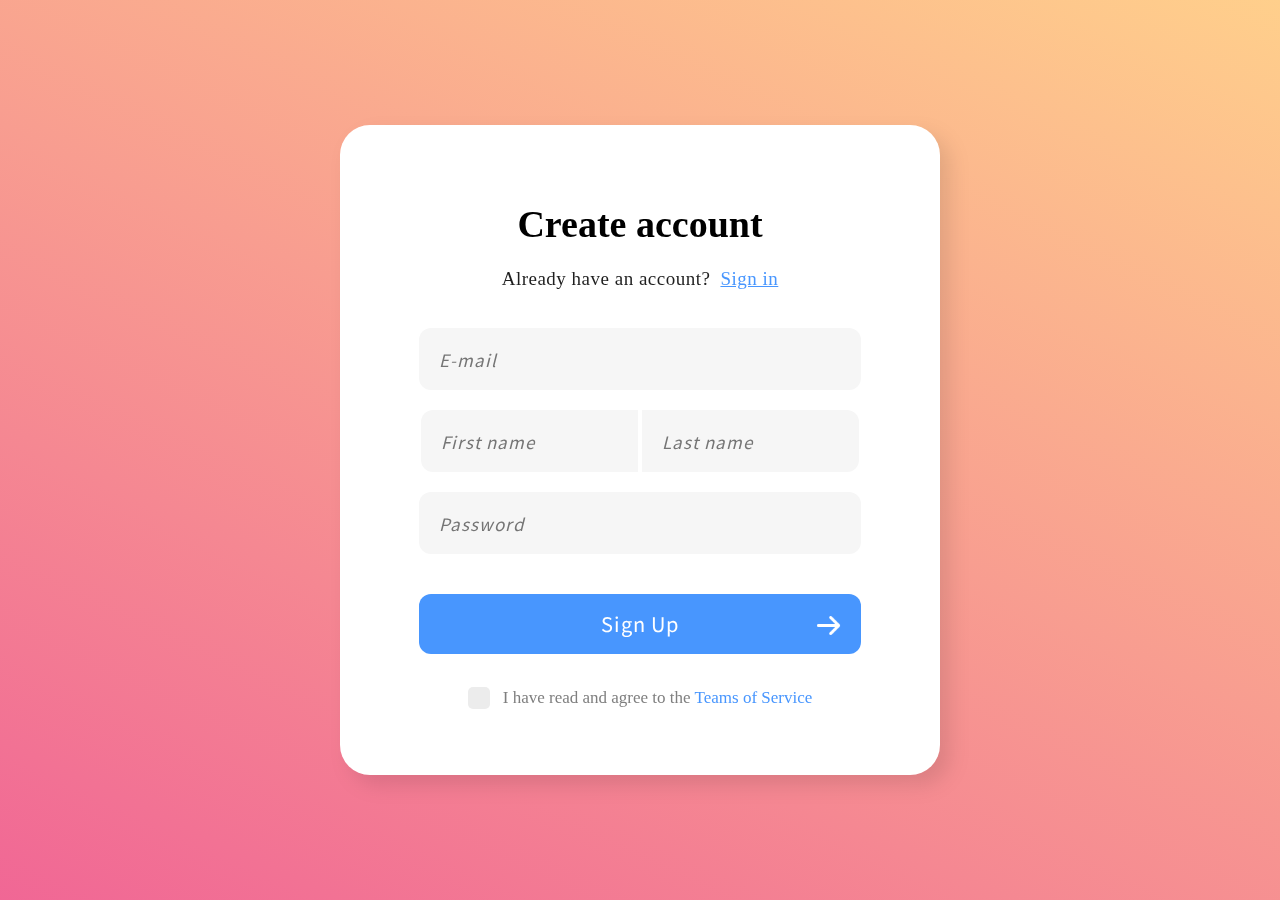
<file: index.html>
<!DOCTYPE html>
<html lang="ja">

<head>
    <meta charset="UTF-8">
    <meta name="viewport" content="width=device-width, initial-scale=1.0">
    <link rel="stylesheet" href="https://fonts.googleapis.com/css2?family=Noto+Sans+JP:wght@400;700&display=swap">
    <base href="{{site.github.url}}">
    <link rel="stylesheet" href="css/reset.css">
    <link rel="stylesheet" href="css/index.css">
    <link rel="icon" href="img/favicon.ico" />
    <title>Sign Up Form | CSS講座</title>
</head>

<body>
    <form class="container" action="/" method="post">
        <h1 class="title">Create account</h1>
        <p class="signin"><span>Already have an account?</span><a href="/">Sign in</a></p>
        <input class="email" type="email" name="email" maxlength="40" placeholder="E-mail" required>
        <div class="name_container">
            <input class="first_name" type="text" name="first_name" maxlength="15" placeholder="First name" required>
            <input class="last_name" type="text" name="last_name" maxlength="15" placeholder="Last name" required>
        </div>
        <input class="password" type="password" name="password" maxlength="20" placeholder="Password" required>
        <button class="submit_btn" type="submit">
            <span>Sign Up</span>
            <picture>
                <source srcset="img/arrow-right.webp" type="image/webp" />
                <img class="submit_btn_img" src="img/arrow-right.png" alt="SignUp" />
            </picture>
        </button>
        <div class="checkbox_container">
            <input id="agreement" type="checkbox" name="agreement" value="agree" required>
            <label for="agreement">
                I have read and agree to the <a href="/">Teams of Service</a>
            </label>
        </div>
    </form>
</body>

</html>
</file>
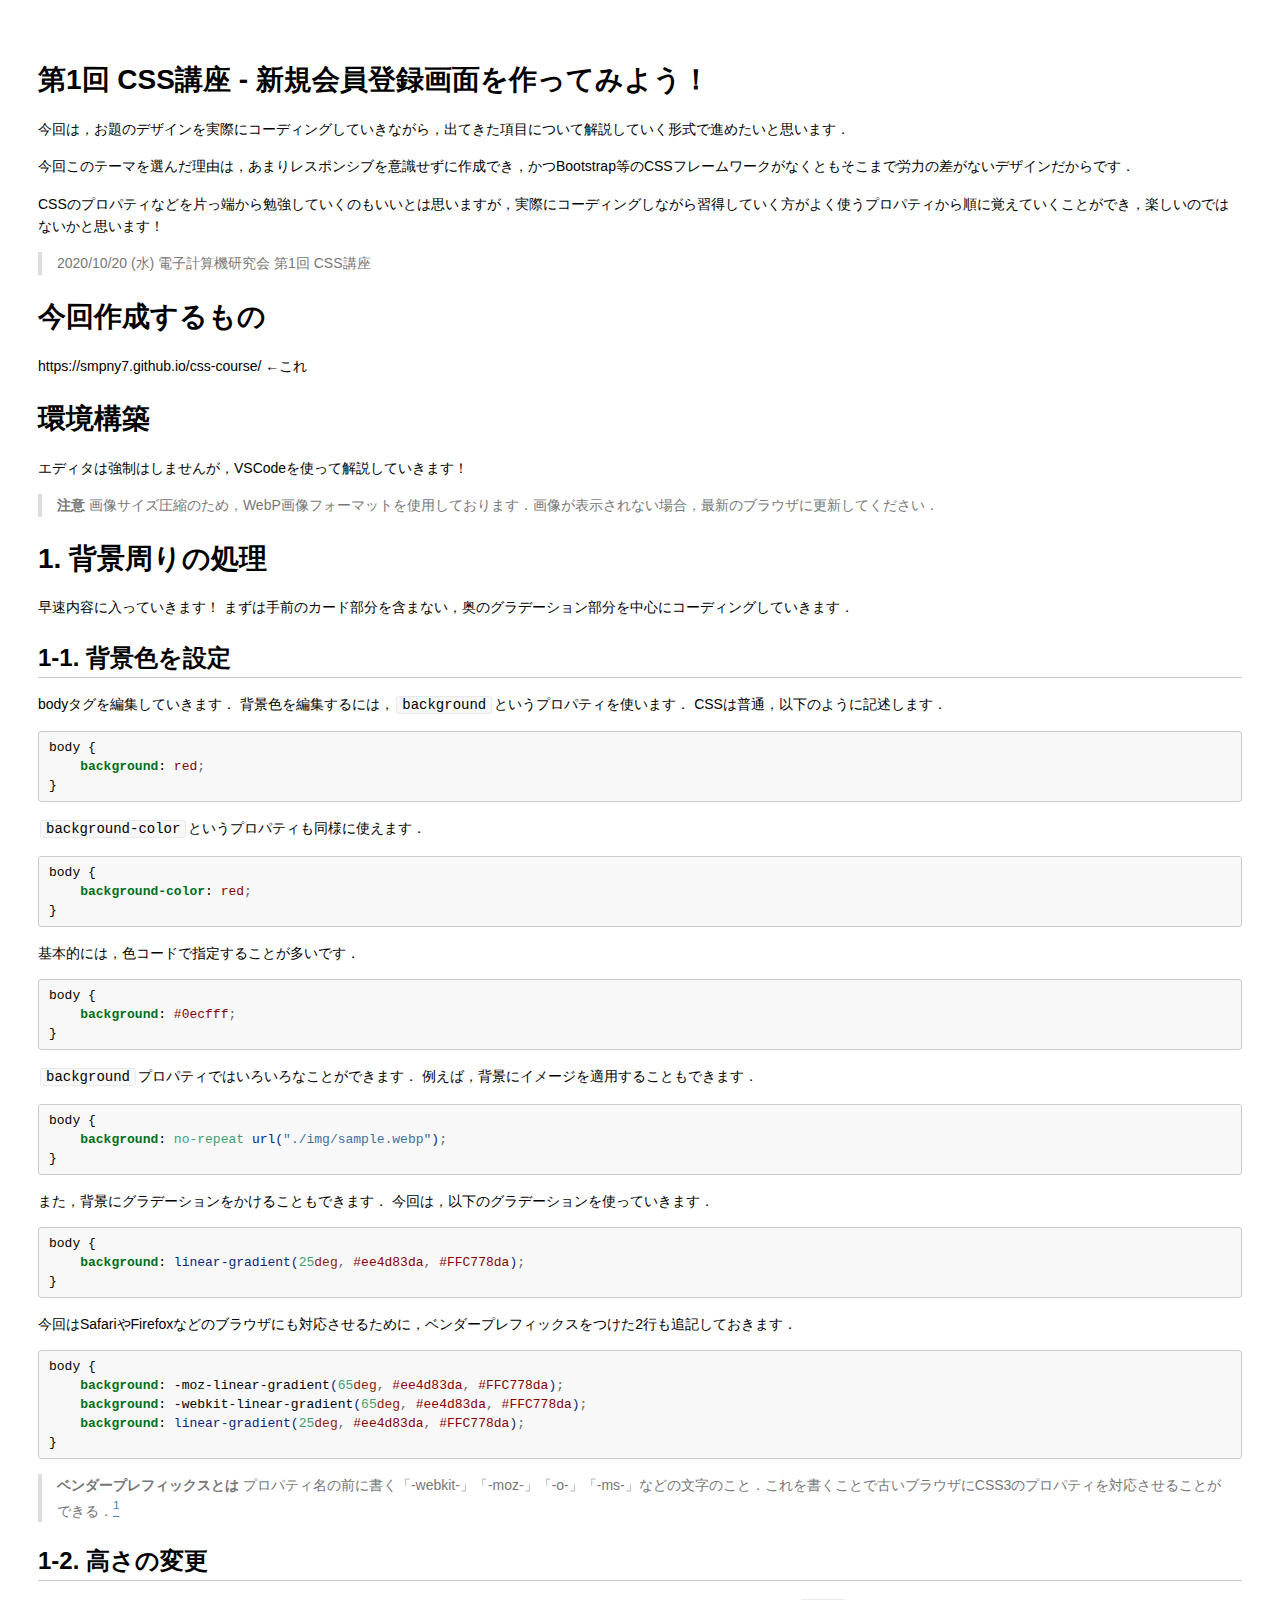
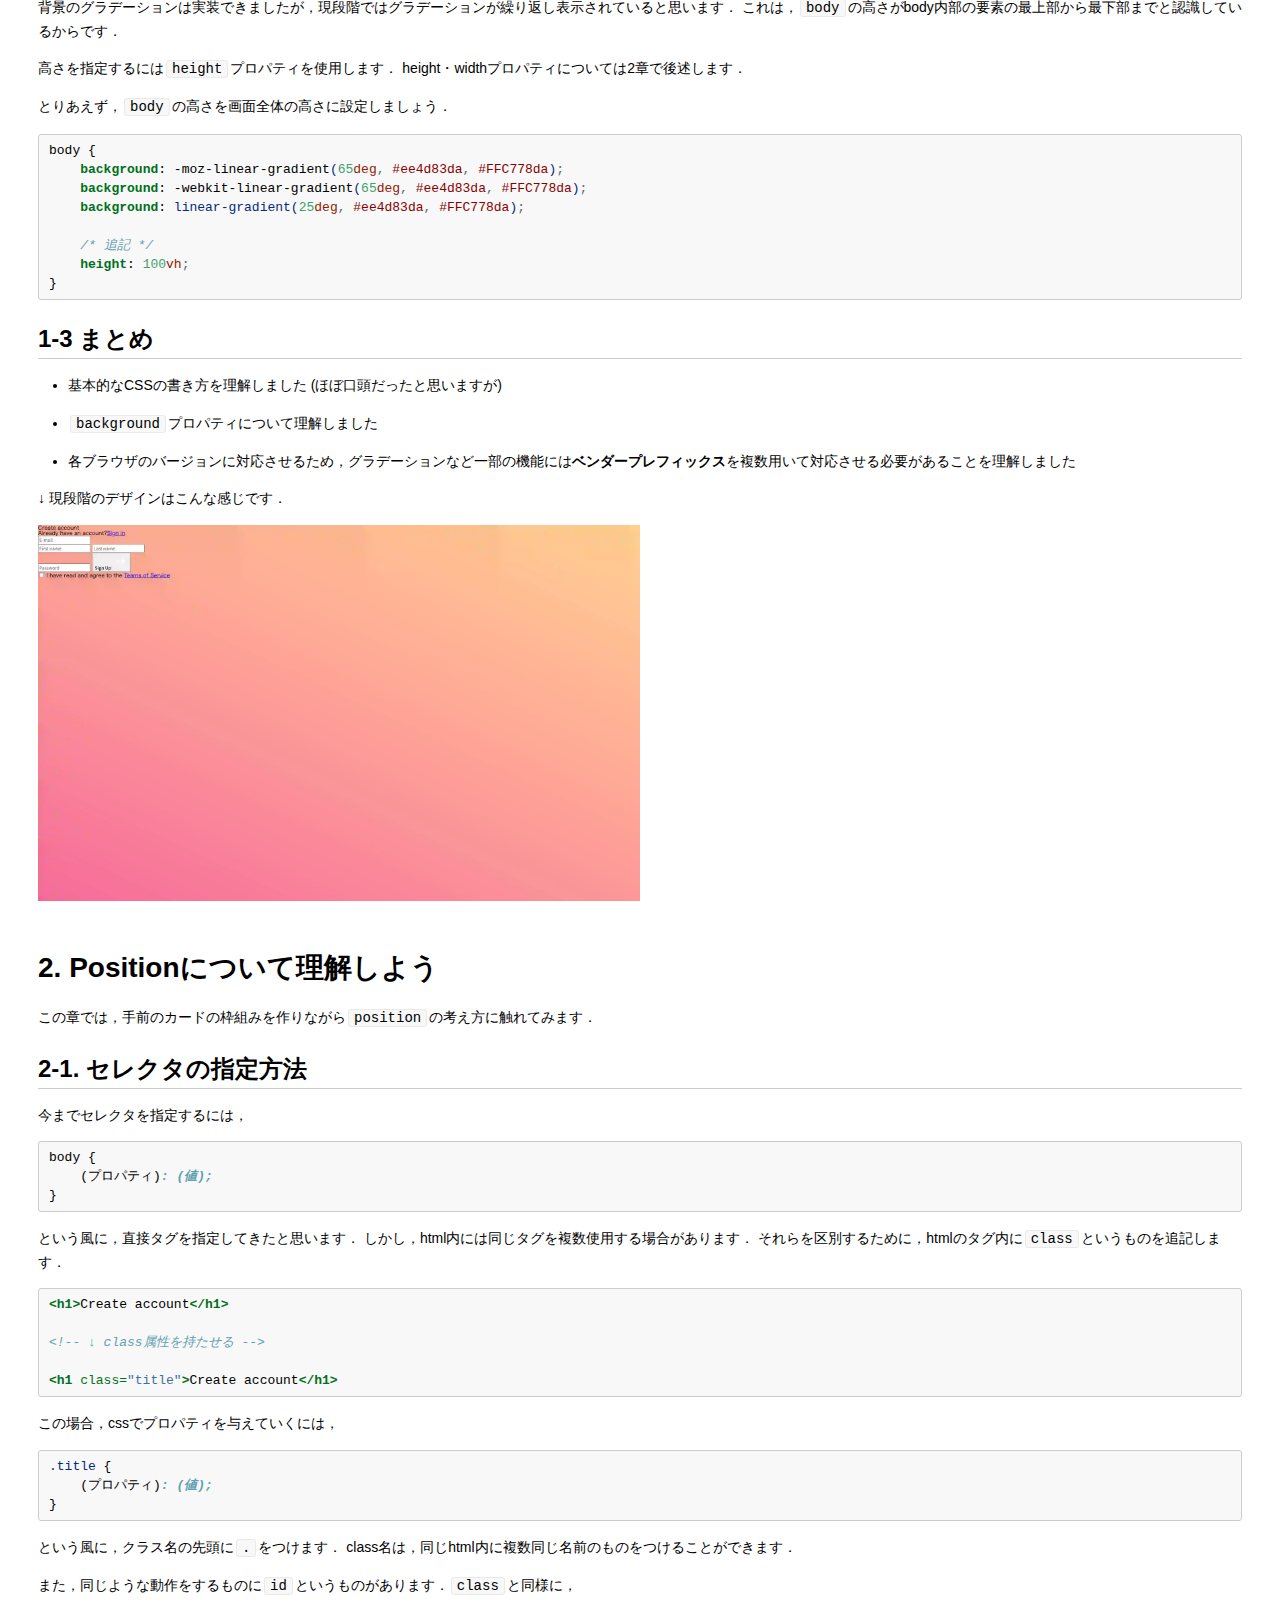
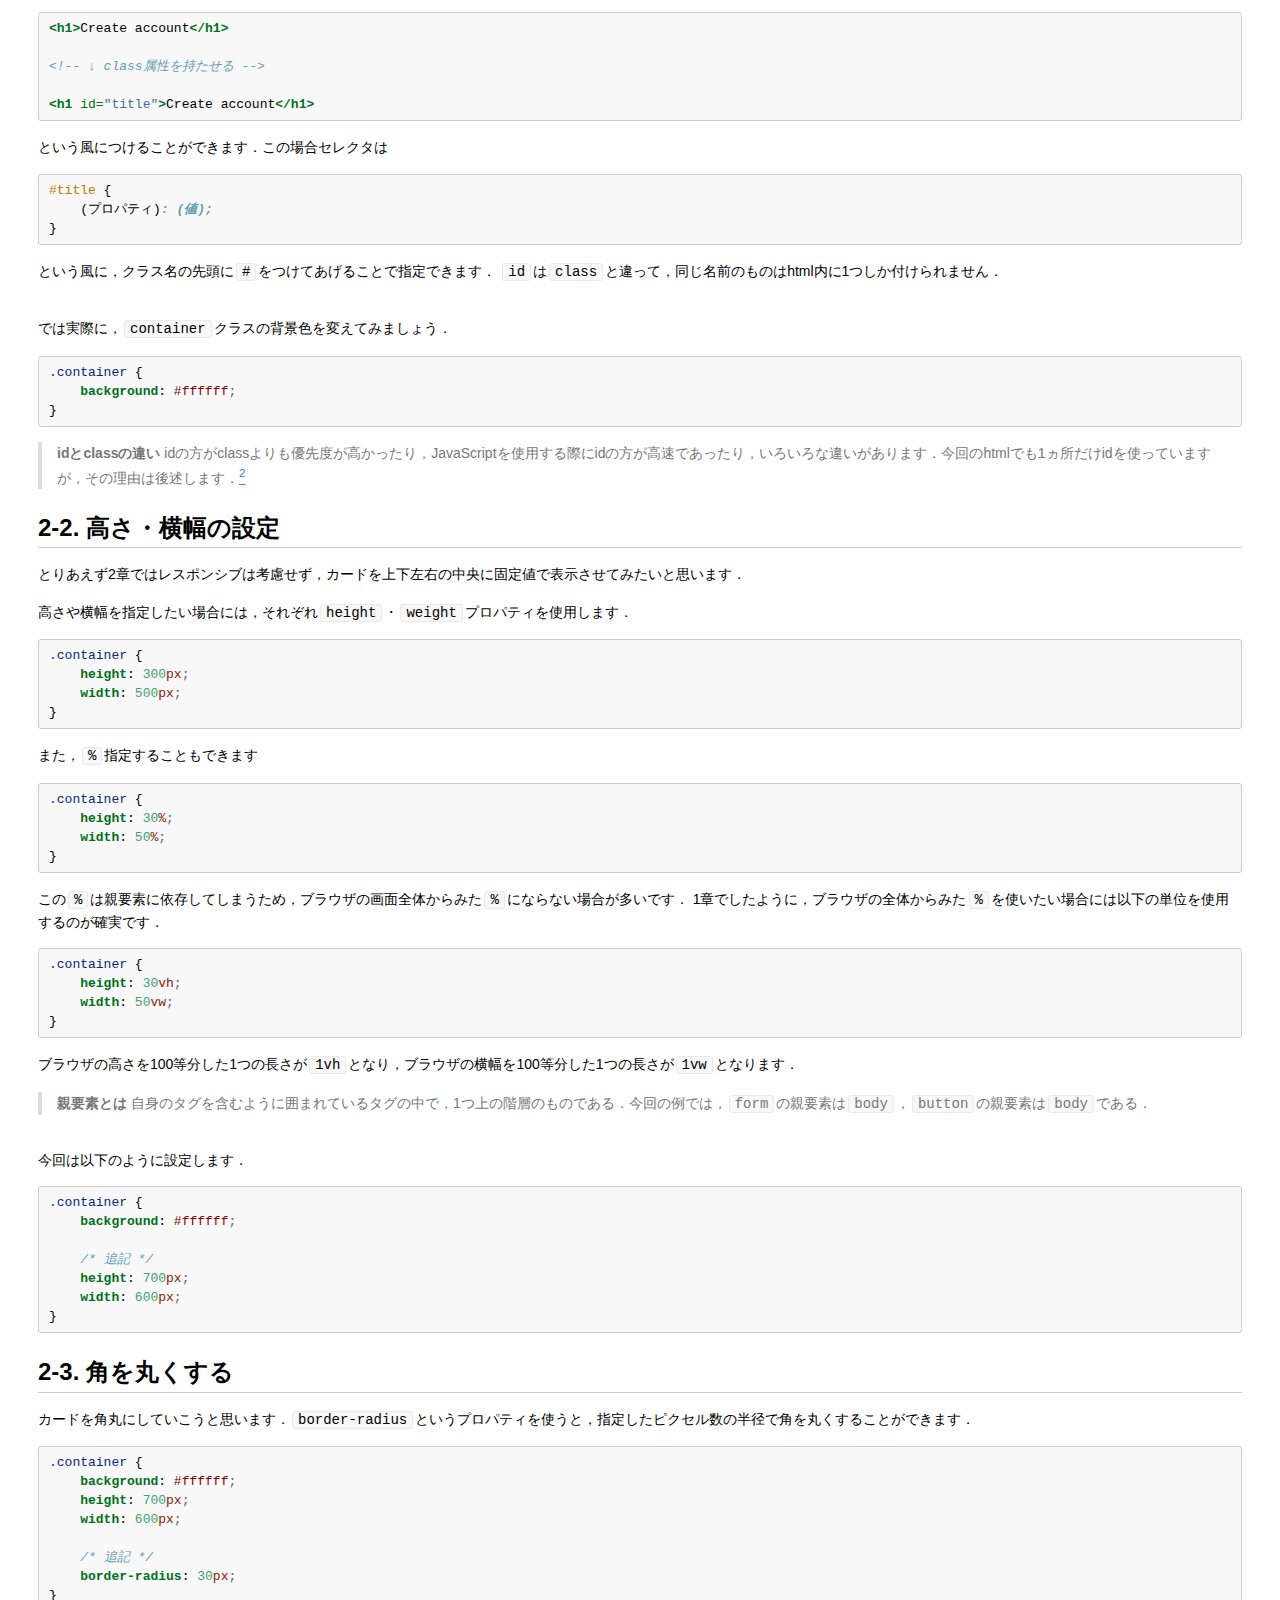
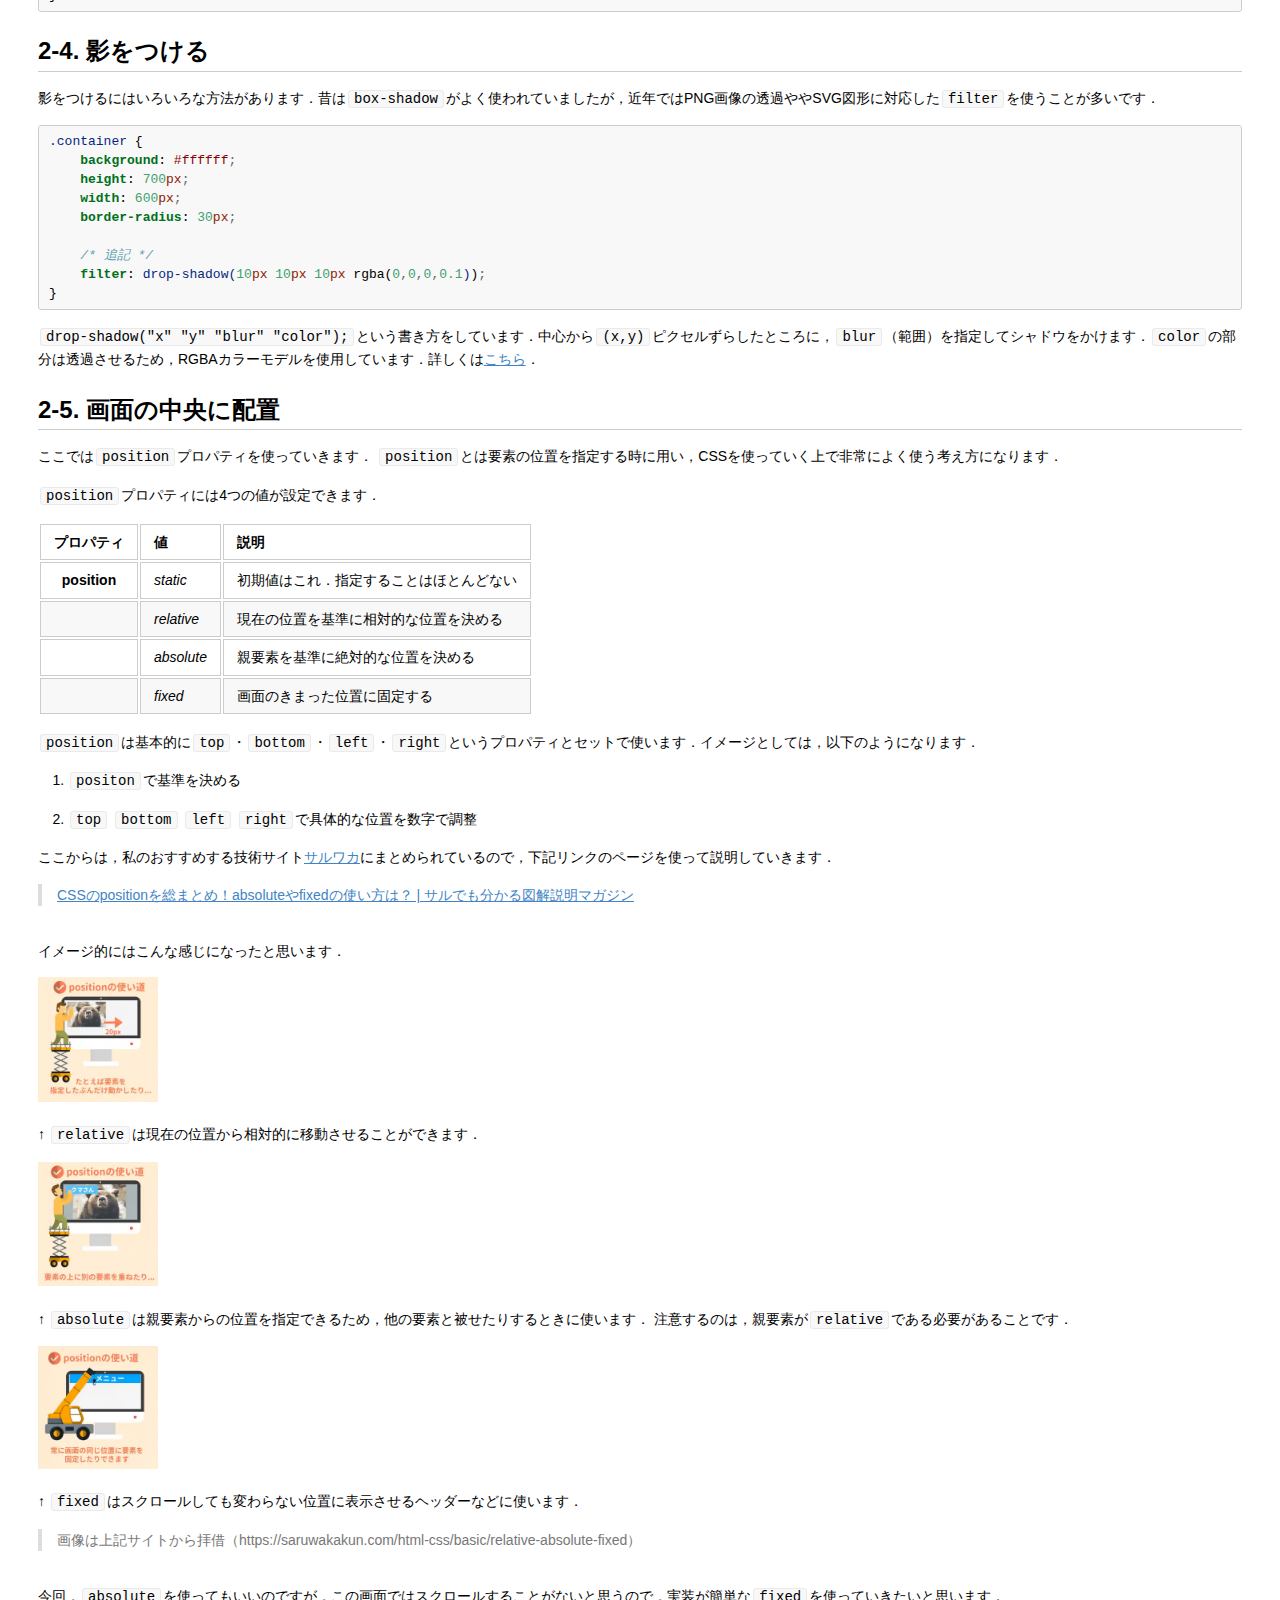
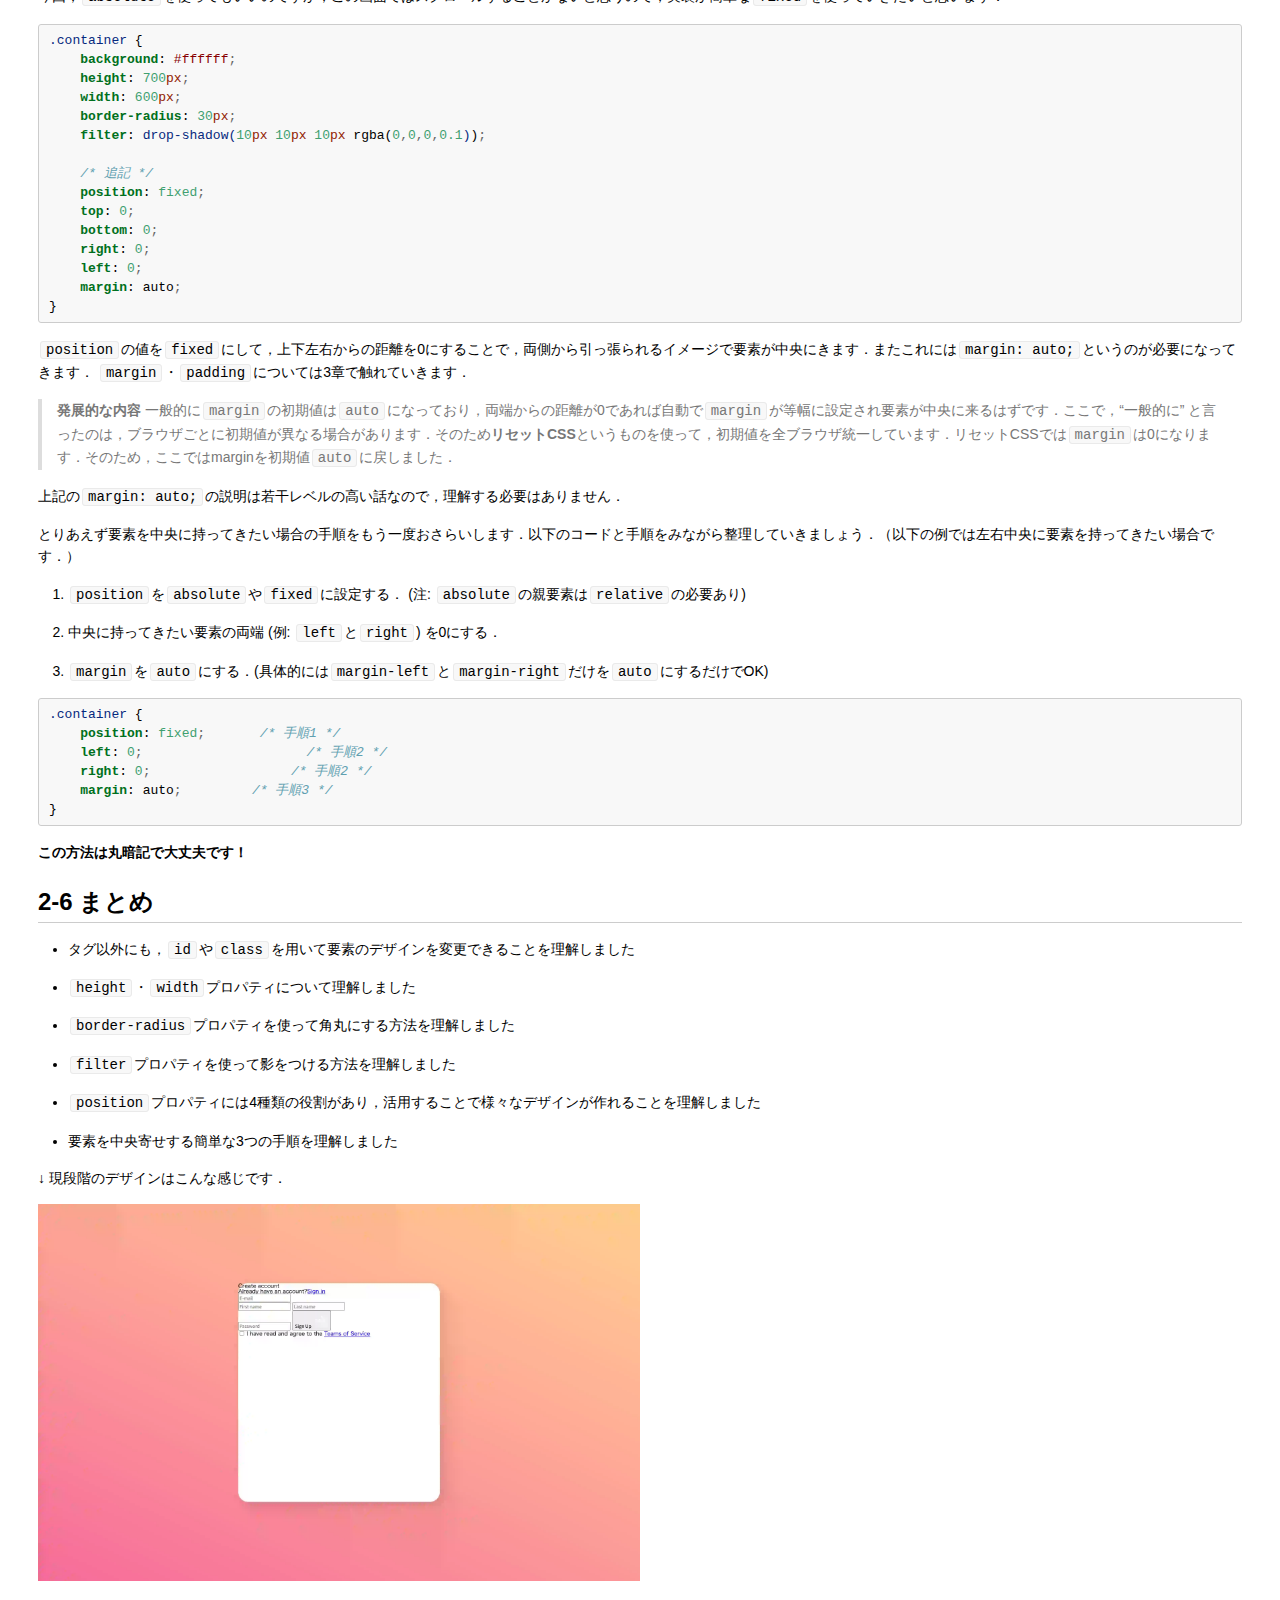
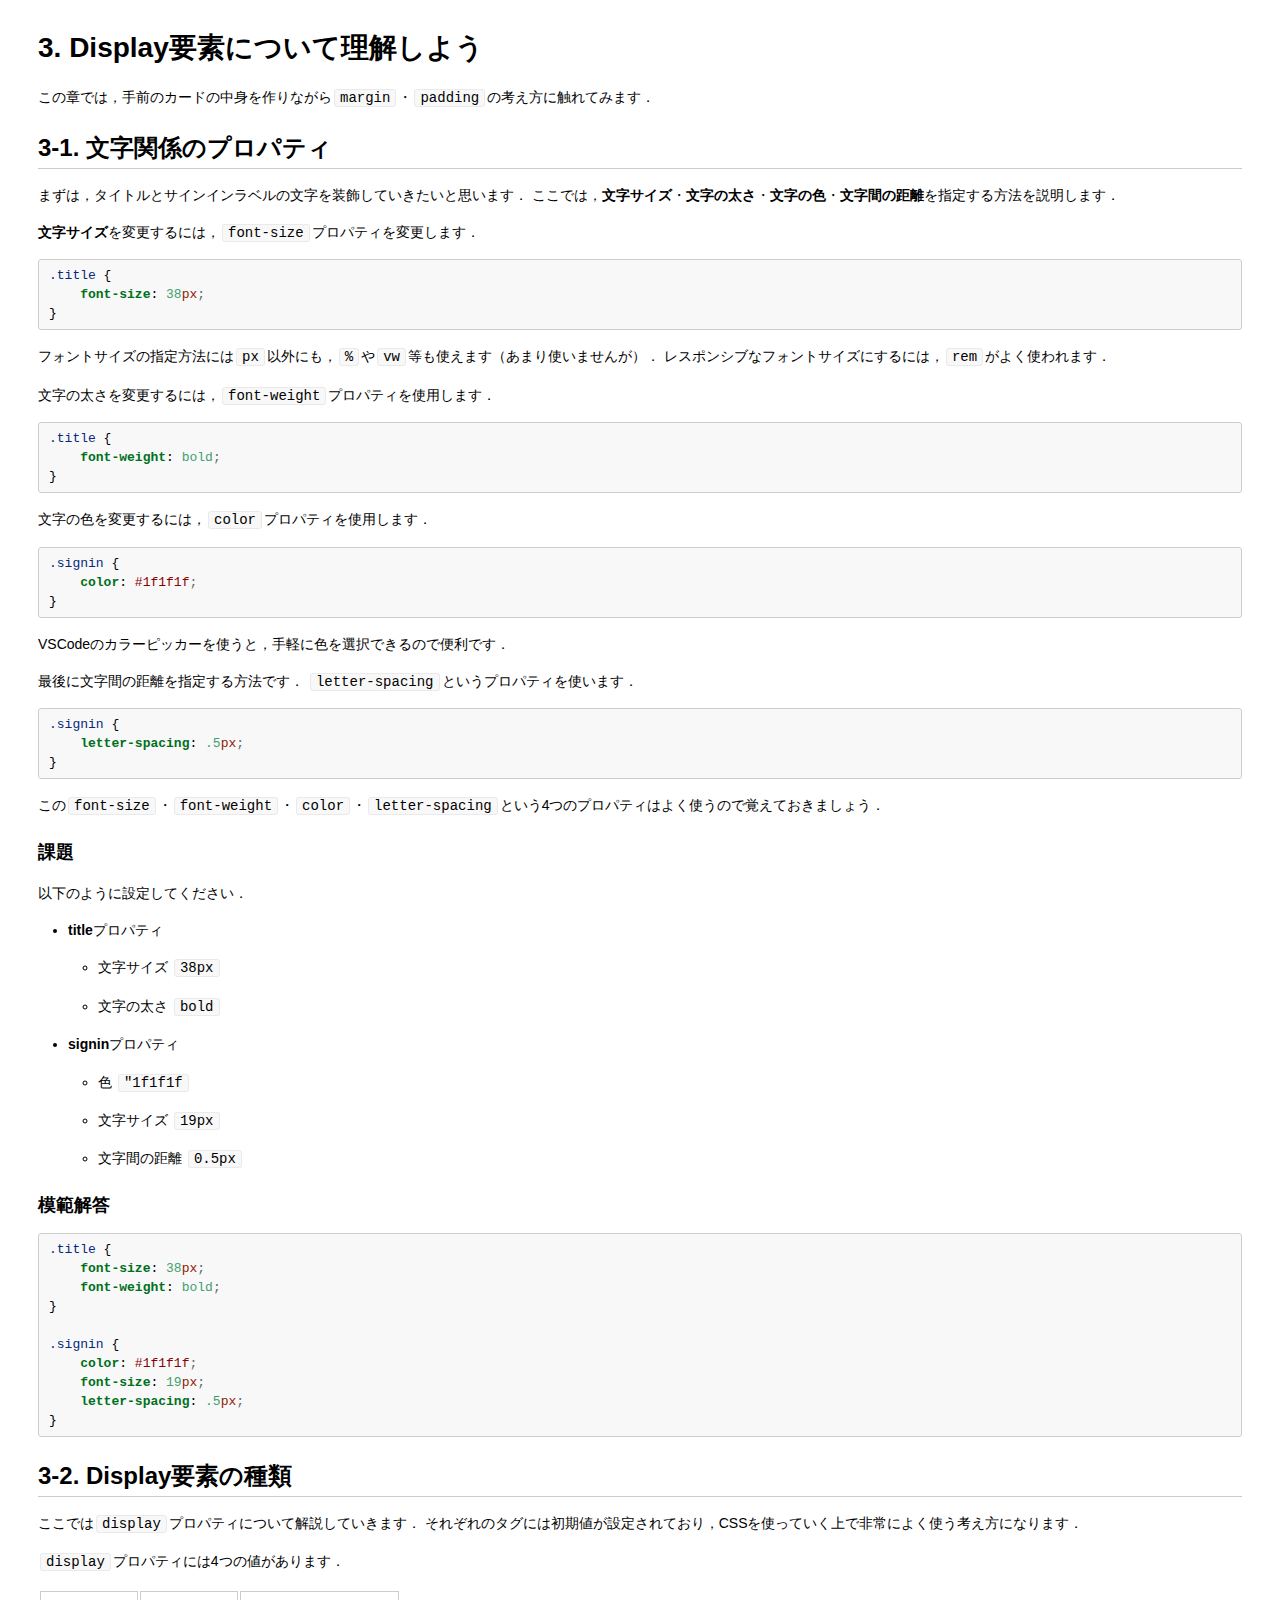
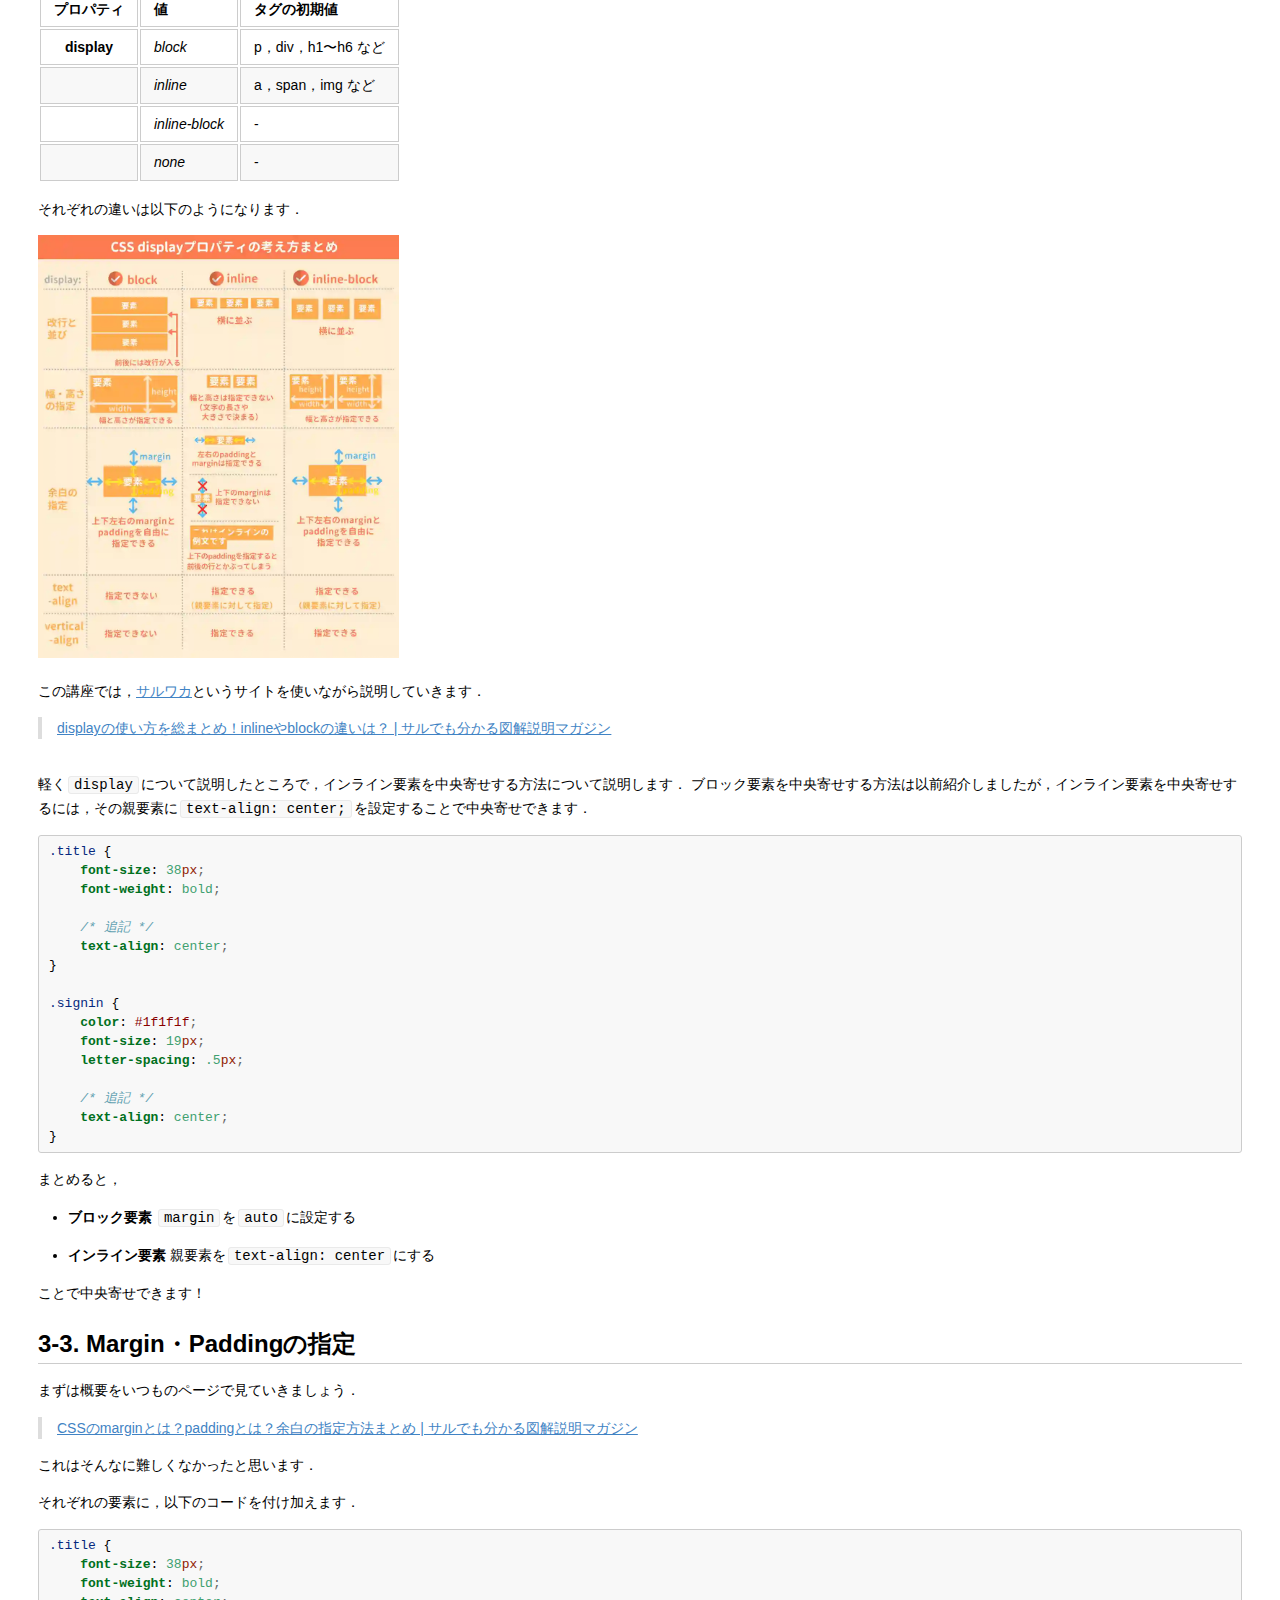
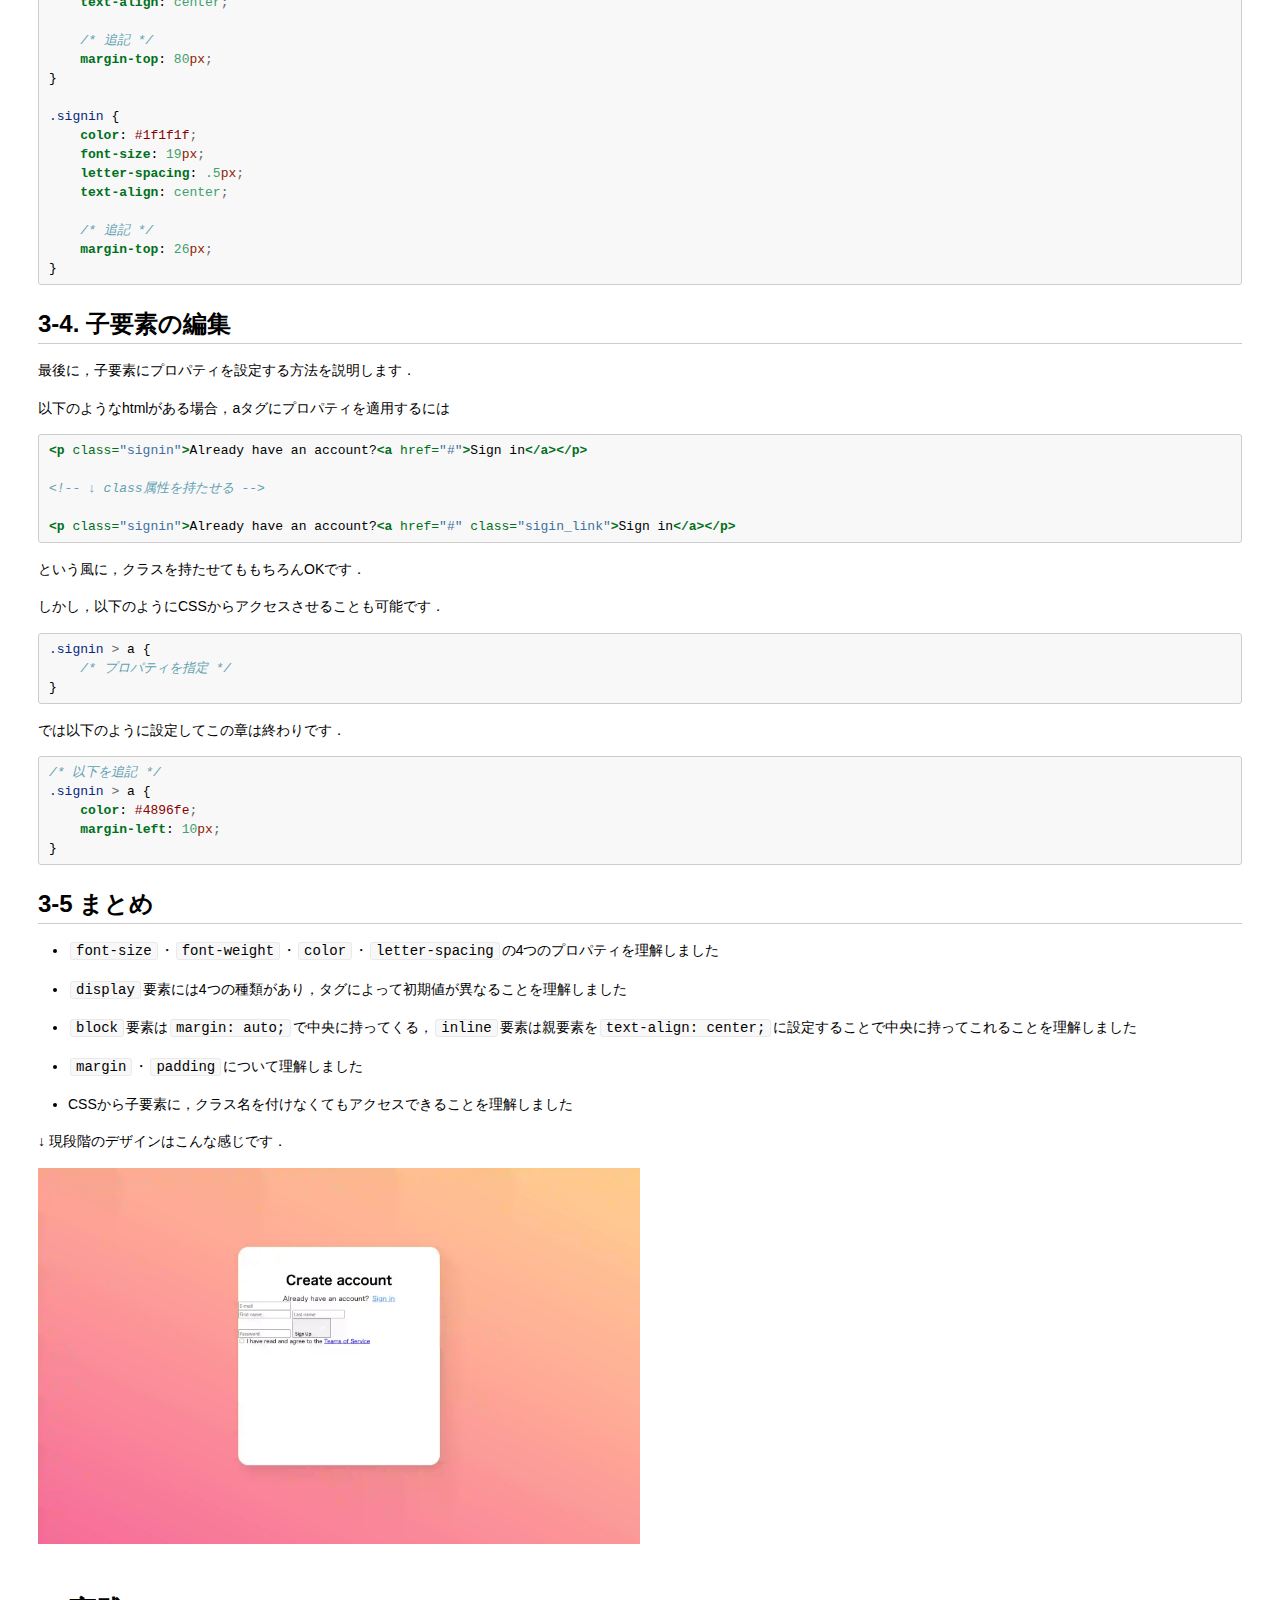
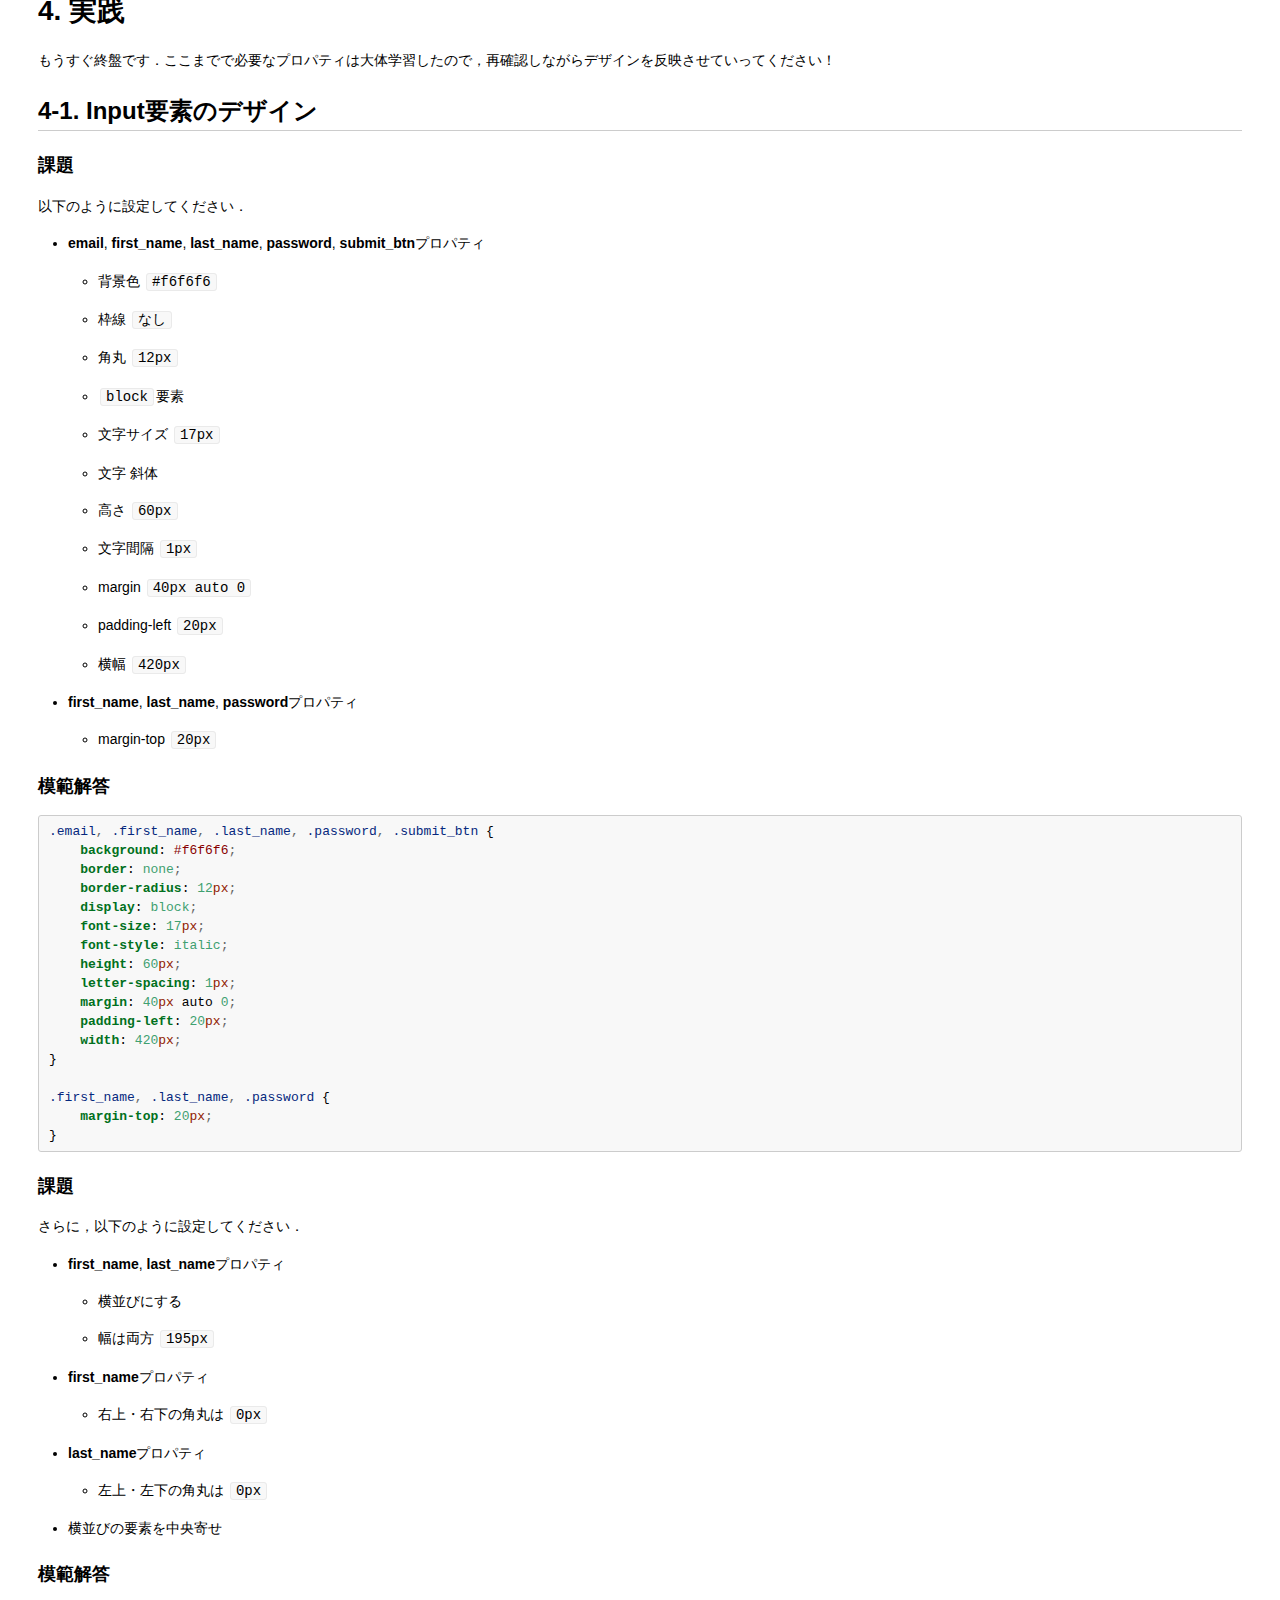
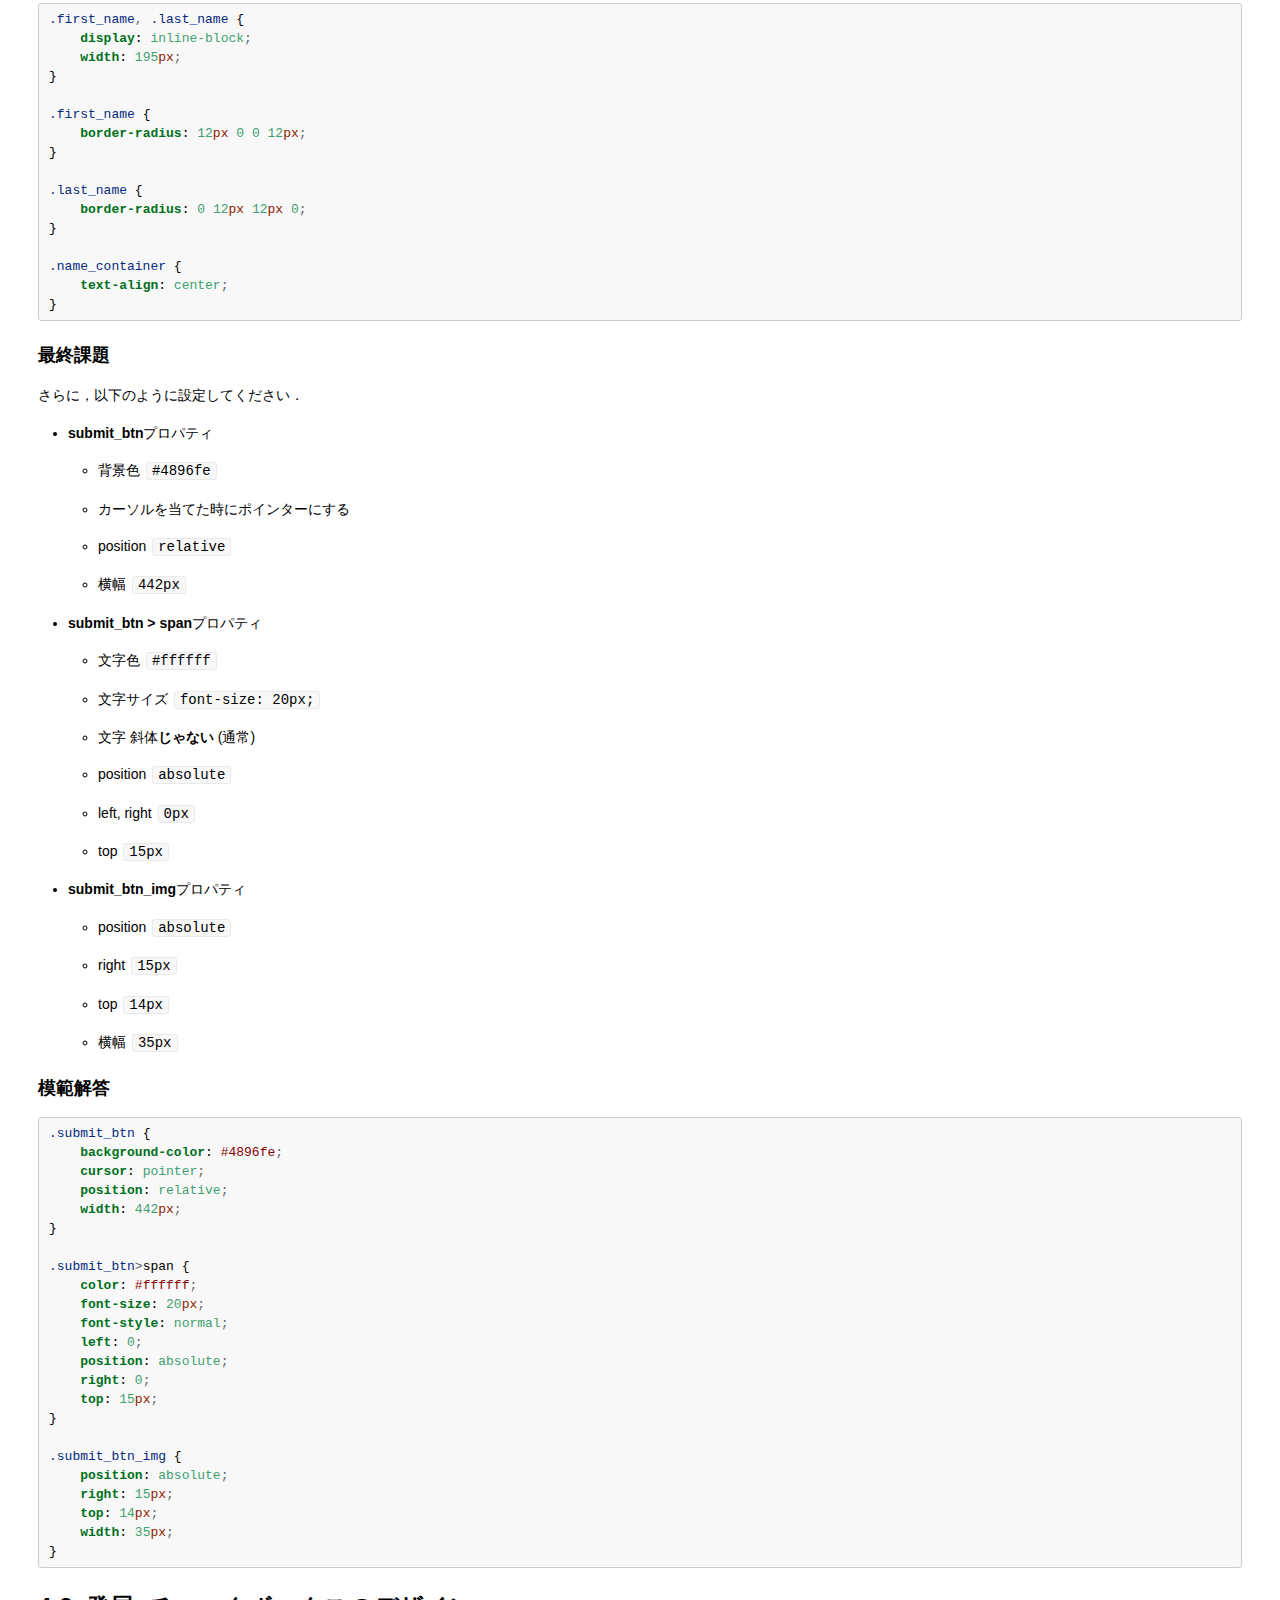
<file: pandoc/textbook.html>
<!DOCTYPE html>
<html xmlns="http://www.w3.org/1999/xhtml" lang xml:lang>
<head>
  <meta charset="utf-8" />
  <meta name="generator" content="pandoc" />
  <meta name="viewport" content="width=device-width, initial-scale=1.0, user-scalable=yes" />
  <title>第1回 CSS講座 - 新規会員登録画面を作ってみよう！</title>
  <style>
    code{white-space: pre-wrap;}
    span.smallcaps{font-variant: small-caps;}
    span.underline{text-decoration: underline;}
    div.column{display: inline-block; vertical-align: top; width: 50%;}
    div.hanging-indent{margin-left: 1.5em; text-indent: -1.5em;}
    ul.task-list{list-style: none;}
    pre > code.sourceCode { white-space: pre; position: relative; }
    pre > code.sourceCode > span { display: inline-block; line-height: 1.25; }
    pre > code.sourceCode > span:empty { height: 1.2em; }
    code.sourceCode > span { color: inherit; text-decoration: inherit; }
    div.sourceCode { margin: 1em 0; }
    pre.sourceCode { margin: 0; }
    @media screen {
    div.sourceCode { overflow: auto; }
    }
    @media print {
    pre > code.sourceCode { white-space: pre-wrap; }
    pre > code.sourceCode > span { text-indent: -5em; padding-left: 5em; }
    }
    pre.numberSource code
      { counter-reset: source-line 0; }
    pre.numberSource code > span
      { position: relative; left: -4em; counter-increment: source-line; }
    pre.numberSource code > span > a:first-child::before
      { content: counter(source-line);
        position: relative; left: -1em; text-align: right; vertical-align: baseline;
        border: none; display: inline-block;
        -webkit-touch-callout: none; -webkit-user-select: none;
        -khtml-user-select: none; -moz-user-select: none;
        -ms-user-select: none; user-select: none;
        padding: 0 4px; width: 4em;
        color: #aaaaaa;
      }
    pre.numberSource { margin-left: 3em; border-left: 1px solid #aaaaaa;  padding-left: 4px; }
    div.sourceCode
      {   }
    @media screen {
    pre > code.sourceCode > span > a:first-child::before { text-decoration: underline; }
    }
    code span.al { color: #ff0000; font-weight: bold; } /* Alert */
    code span.an { color: #60a0b0; font-weight: bold; font-style: italic; } /* Annotation */
    code span.at { color: #7d9029; } /* Attribute */
    code span.bn { color: #40a070; } /* BaseN */
    code span.bu { } /* BuiltIn */
    code span.cf { color: #007020; font-weight: bold; } /* ControlFlow */
    code span.ch { color: #4070a0; } /* Char */
    code span.cn { color: #880000; } /* Constant */
    code span.co { color: #60a0b0; font-style: italic; } /* Comment */
    code span.cv { color: #60a0b0; font-weight: bold; font-style: italic; } /* CommentVar */
    code span.do { color: #ba2121; font-style: italic; } /* Documentation */
    code span.dt { color: #902000; } /* DataType */
    code span.dv { color: #40a070; } /* DecVal */
    code span.er { color: #ff0000; font-weight: bold; } /* Error */
    code span.ex { } /* Extension */
    code span.fl { color: #40a070; } /* Float */
    code span.fu { color: #06287e; } /* Function */
    code span.im { } /* Import */
    code span.in { color: #60a0b0; font-weight: bold; font-style: italic; } /* Information */
    code span.kw { color: #007020; font-weight: bold; } /* Keyword */
    code span.op { color: #666666; } /* Operator */
    code span.ot { color: #007020; } /* Other */
    code span.pp { color: #bc7a00; } /* Preprocessor */
    code span.sc { color: #4070a0; } /* SpecialChar */
    code span.ss { color: #bb6688; } /* SpecialString */
    code span.st { color: #4070a0; } /* String */
    code span.va { color: #19177c; } /* Variable */
    code span.vs { color: #4070a0; } /* VerbatimString */
    code span.wa { color: #60a0b0; font-weight: bold; font-style: italic; } /* Warning */
    .display.math{display: block; text-align: center; margin: 0.5rem auto;}
  </style>
  <style type="text/css">body {
font-family: Helvetica, arial, sans-serif;
font-size: 14px;
line-height: 1.6;
padding-top: 10px;
padding-bottom: 10px;
background-color: white;
padding: 30px;
}
body>*:first-child {
margin-top: 0 !important;
}
body>*:last-child {
margin-bottom: 0 !important;
}
a {
color: #4183C4;
}
a.absent {
color: #cc0000;
}
a.anchor {
display: block;
padding-left: 30px;
margin-left: -30px;
cursor: pointer;
position: absolute;
top: 0;
left: 0;
bottom: 0;
}
h1, h2, h3, h4, h5, h6 {
margin: 20px 0 10px;
padding: 0;
font-weight: bold;
-webkit-font-smoothing: antialiased;
cursor: text;
position: relative;
}
h1:hover a.anchor, h2:hover a.anchor, h3:hover a.anchor, h4:hover a.anchor, h5:hover a.anchor, h6:hover a.anchor {

text-decoration: none;
}
h1 tt, h1 code {
font-size: inherit;
}
h2 tt, h2 code {
font-size: inherit;
}
h3 tt, h3 code {
font-size: inherit;
}
h4 tt, h4 code {
font-size: inherit;
}
h5 tt, h5 code {
font-size: inherit;
}
h6 tt, h6 code {
font-size: inherit;
}
h1 {
font-size: 28px;
color: black;
}
h2 {
font-size: 24px;
border-bottom: 1px solid #cccccc;
color: black;
}
h3 {
font-size: 18px;
}
h4 {
font-size: 16px;
}
h5 {
font-size: 14px;
}
h6 {
color: #777777;
font-size: 14px;
}
p, blockquote, ul, ol, dl, li, table, pre {
margin: 15px 0;
}
hr {

border: 0 none;
color: #cccccc;
height: 4px;
padding: 0;
}
body>h2:first-child {
margin-top: 0;
padding-top: 0;
}
body>h1:first-child {
margin-top: 0;
padding-top: 0;
}
body>h1:first-child+h2 {
margin-top: 0;
padding-top: 0;
}
body>h3:first-child, body>h4:first-child, body>h5:first-child, body>h6:first-child {
margin-top: 0;
padding-top: 0;
}
a:first-child h1, a:first-child h2, a:first-child h3, a:first-child h4, a:first-child h5, a:first-child h6 {
margin-top: 0;
padding-top: 0;
}
h1 p, h2 p, h3 p, h4 p, h5 p, h6 p {
margin-top: 0;
}
li p.first {
display: inline-block;
}
ul, ol {
padding-left: 30px;
}
ul :first-child, ol :first-child {
margin-top: 0;
}
ul :last-child, ol :last-child {
margin-bottom: 0;
}
dl {
padding: 0;
}
dl dt {
font-size: 14px;
font-weight: bold;
font-style: italic;
padding: 0;
margin: 15px 0 5px;
}
dl dt:first-child {
padding: 0;
}
dl dt> :first-child {
margin-top: 0;
}
dl dt> :last-child {
margin-bottom: 0;
}
dl dd {
margin: 0 0 15px;
padding: 0 15px;
}
dl dd> :first-child {
margin-top: 0;
}
dl dd> :last-child {
margin-bottom: 0;
}
blockquote {
border-left: 4px solid #dddddd;
padding: 0 15px;
color: #777777;
}
blockquote> :first-child {
margin-top: 0;
}
blockquote> :last-child {
margin-bottom: 0;
}
table {
padding: 0;
}
table tr {
border-top: 1px solid #cccccc;
background-color: white;
margin: 0;
padding: 0;
}
table tr:nth-child(2n) {
background-color: #f8f8f8;
}
table tr th {
font-weight: bold;
border: 1px solid #cccccc;
text-align: left;
margin: 0;
padding: 6px 13px;
}
table tr td {
border: 1px solid #cccccc;
text-align: left;
margin: 0;
padding: 6px 13px;
}
table tr th :first-child, table tr td :first-child {
margin-top: 0;
}
table tr th :last-child, table tr td :last-child {
margin-bottom: 0;
}
img {
max-width: 100%;
}
span.frame {
display: block;
overflow: hidden;
}
span.frame>span {
border: 1px solid #dddddd;
display: block;
float: left;
overflow: hidden;
margin: 13px 0 0;
padding: 7px;
width: auto;
}
span.frame span img {
display: block;
float: left;
}
span.frame span span {
clear: both;
color: #333333;
display: block;
padding: 5px 0 0;
}
span.align-center {
display: block;
overflow: hidden;
clear: both;
}
span.align-center>span {
display: block;
overflow: hidden;
margin: 13px auto 0;
text-align: center;
}
span.align-center span img {
margin: 0 auto;
text-align: center;
}
span.align-right {
display: block;
overflow: hidden;
clear: both;
}
span.align-right>span {
display: block;
overflow: hidden;
margin: 13px 0 0;
text-align: right;
}
span.align-right span img {
margin: 0;
text-align: right;
}
span.float-left {
display: block;
margin-right: 13px;
overflow: hidden;
float: left;
}
span.float-left span {
margin: 13px 0 0;
}
span.float-right {
display: block;
margin-left: 13px;
overflow: hidden;
float: right;
}
span.float-right>span {
display: block;
overflow: hidden;
margin: 13px auto 0;
text-align: right;
}
code, tt {
margin: 0 2px;
padding: 0 5px;
white-space: nowrap;
border: 1px solid #eaeaea;
background-color: #f8f8f8;
border-radius: 3px;
}
pre code {
margin: 0;
padding: 0;
white-space: pre;
border: none;
background: transparent;
}
.highlight pre {
background-color: #f8f8f8;
border: 1px solid #cccccc;
font-size: 13px;
line-height: 19px;
overflow: auto;
padding: 6px 10px;
border-radius: 3px;
}
pre {
background-color: #f8f8f8;
border: 1px solid #cccccc;
font-size: 13px;
line-height: 19px;
overflow: auto;
padding: 6px 10px;
border-radius: 3px;
}
pre code, pre tt {
background-color: transparent;
border: none;
}</style>
  <!--[if lt IE 9]>
    <script src="//cdnjs.cloudflare.com/ajax/libs/html5shiv/3.7.3/html5shiv-printshiv.min.js"></script>
  <![endif]-->
</head>
<body>
<header id="title-block-header">
<h1 class="title">第1回 CSS講座 - 新規会員登録画面を作ってみよう！</h1>
</header>
<p>今回は，お題のデザインを実際にコーディングしていきながら，出てきた項目について解説していく形式で進めたいと思います．</p>
<p>今回このテーマを選んだ理由は，あまりレスポンシブを意識せずに作成でき，かつBootstrap等のCSSフレームワークがなくともそこまで労力の差がないデザインだからです．</p>
<p>CSSのプロパティなどを片っ端から勉強していくのもいいとは思いますが，実際にコーディングしながら習得していく方がよく使うプロパティから順に覚えていくことができ，楽しいのではないかと思います！</p>
<blockquote>
<p>2020/10/20 (水) 電子計算機研究会 第1回 CSS講座</p>
</blockquote>
<h1 id="今回作成するもの">今回作成するもの</h1>
<p>https://smpny7.github.io/css-course/ ←これ</p>
<h1 id="環境構築">環境構築</h1>
<p>エディタは強制はしませんが，VSCodeを使って解説していきます！</p>
<blockquote>
<p><strong>注意</strong> 画像サイズ圧縮のため，WebP画像フォーマットを使用しております．画像が表示されない場合，最新のブラウザに更新してください．</p>
</blockquote>
<!----------------------------------------------------------------------------->
<h1 id="背景周りの処理">1. 背景周りの処理</h1>
<p>早速内容に入っていきます！ まずは手前のカード部分を含まない，奥のグラデーション部分を中心にコーディングしていきます．</p>
<h2 id="背景色を設定">1-1. 背景色を設定</h2>
<p>bodyタグを編集していきます． 背景色を編集するには，<code>background</code>というプロパティを使います． CSSは普通，以下のように記述します．</p>
<div class="sourceCode" id="cb1"><pre class="sourceCode css"><code class="sourceCode css"><span id="cb1-1"><a href="#cb1-1" aria-hidden="true"></a>body {</span>
<span id="cb1-2"><a href="#cb1-2" aria-hidden="true"></a>    <span class="kw">background</span>: <span class="cn">red</span><span class="op">;</span></span>
<span id="cb1-3"><a href="#cb1-3" aria-hidden="true"></a>}</span></code></pre></div>
<p><code>background-color</code>というプロパティも同様に使えます．</p>
<div class="sourceCode" id="cb2"><pre class="sourceCode css"><code class="sourceCode css"><span id="cb2-1"><a href="#cb2-1" aria-hidden="true"></a>body {</span>
<span id="cb2-2"><a href="#cb2-2" aria-hidden="true"></a>    <span class="kw">background-color</span>: <span class="cn">red</span><span class="op">;</span></span>
<span id="cb2-3"><a href="#cb2-3" aria-hidden="true"></a>}</span></code></pre></div>
<p>基本的には，色コードで指定することが多いです．</p>
<div class="sourceCode" id="cb3"><pre class="sourceCode css"><code class="sourceCode css"><span id="cb3-1"><a href="#cb3-1" aria-hidden="true"></a>body {</span>
<span id="cb3-2"><a href="#cb3-2" aria-hidden="true"></a>    <span class="kw">background</span>: <span class="cn">#0ecfff</span><span class="op">;</span></span>
<span id="cb3-3"><a href="#cb3-3" aria-hidden="true"></a>}</span></code></pre></div>
<p><code>background</code>プロパティではいろいろなことができます． 例えば，背景にイメージを適用することもできます．</p>
<div class="sourceCode" id="cb4"><pre class="sourceCode css"><code class="sourceCode css"><span id="cb4-1"><a href="#cb4-1" aria-hidden="true"></a>body {</span>
<span id="cb4-2"><a href="#cb4-2" aria-hidden="true"></a>    <span class="kw">background</span>: <span class="dv">no-repeat</span> <span class="fu">url(</span><span class="st">&quot;./img/sample.webp&quot;</span><span class="fu">)</span><span class="op">;</span></span>
<span id="cb4-3"><a href="#cb4-3" aria-hidden="true"></a>}</span></code></pre></div>
<p>また，背景にグラデーションをかけることもできます． 今回は，以下のグラデーションを使っていきます．</p>
<div class="sourceCode" id="cb5"><pre class="sourceCode css"><code class="sourceCode css"><span id="cb5-1"><a href="#cb5-1" aria-hidden="true"></a>body {</span>
<span id="cb5-2"><a href="#cb5-2" aria-hidden="true"></a>    <span class="kw">background</span>: <span class="fu">linear-gradient(</span><span class="dv">25</span><span class="dt">deg</span><span class="op">,</span> <span class="cn">#ee4d83da</span><span class="op">,</span> <span class="cn">#FFC778da</span><span class="fu">)</span><span class="op">;</span></span>
<span id="cb5-3"><a href="#cb5-3" aria-hidden="true"></a>}</span></code></pre></div>
<p>今回はSafariやFirefoxなどのブラウザにも対応させるために，ベンダープレフィックスをつけた2行も追記しておきます．</p>
<div class="sourceCode" id="cb6"><pre class="sourceCode css"><code class="sourceCode css"><span id="cb6-1"><a href="#cb6-1" aria-hidden="true"></a>body {</span>
<span id="cb6-2"><a href="#cb6-2" aria-hidden="true"></a>    <span class="kw">background</span>: -moz-linear-gradient<span class="fu">(</span><span class="dv">65</span><span class="dt">deg</span><span class="op">,</span> <span class="cn">#ee4d83da</span><span class="op">,</span> <span class="cn">#FFC778da</span><span class="fu">)</span><span class="op">;</span></span>
<span id="cb6-3"><a href="#cb6-3" aria-hidden="true"></a>    <span class="kw">background</span>: -webkit-linear-gradient<span class="fu">(</span><span class="dv">65</span><span class="dt">deg</span><span class="op">,</span> <span class="cn">#ee4d83da</span><span class="op">,</span> <span class="cn">#FFC778da</span><span class="fu">)</span><span class="op">;</span></span>
<span id="cb6-4"><a href="#cb6-4" aria-hidden="true"></a>    <span class="kw">background</span>: <span class="fu">linear-gradient(</span><span class="dv">25</span><span class="dt">deg</span><span class="op">,</span> <span class="cn">#ee4d83da</span><span class="op">,</span> <span class="cn">#FFC778da</span><span class="fu">)</span><span class="op">;</span></span>
<span id="cb6-5"><a href="#cb6-5" aria-hidden="true"></a>}</span></code></pre></div>
<blockquote>
<p><strong>ベンダープレフィックスとは</strong> プロパティ名の前に書く「-webkit-」「-moz-」「-o-」「-ms-」などの文字のこと．これを書くことで古いブラウザにCSS3のプロパティを対応させることができる．<a href="#fn1" class="footnote-ref" id="fnref1" role="doc-noteref"><sup>1</sup></a></p>
</blockquote>
<h2 id="高さの変更">1-2. 高さの変更</h2>
<p>背景のグラデーションは実装できましたが，現段階ではグラデーションが繰り返し表示されていると思います． これは，<code>body</code>の高さがbody内部の要素の最上部から最下部までと認識しているからです．</p>
<p>高さを指定するには<code>height</code>プロパティを使用します． height・widthプロパティについては2章で後述します．</p>
<p>とりあえず，<code>body</code>の高さを画面全体の高さに設定しましょう．</p>
<div class="sourceCode" id="cb7"><pre class="sourceCode css"><code class="sourceCode css"><span id="cb7-1"><a href="#cb7-1" aria-hidden="true"></a>body {</span>
<span id="cb7-2"><a href="#cb7-2" aria-hidden="true"></a>    <span class="kw">background</span>: -moz-linear-gradient<span class="fu">(</span><span class="dv">65</span><span class="dt">deg</span><span class="op">,</span> <span class="cn">#ee4d83da</span><span class="op">,</span> <span class="cn">#FFC778da</span><span class="fu">)</span><span class="op">;</span></span>
<span id="cb7-3"><a href="#cb7-3" aria-hidden="true"></a>    <span class="kw">background</span>: -webkit-linear-gradient<span class="fu">(</span><span class="dv">65</span><span class="dt">deg</span><span class="op">,</span> <span class="cn">#ee4d83da</span><span class="op">,</span> <span class="cn">#FFC778da</span><span class="fu">)</span><span class="op">;</span></span>
<span id="cb7-4"><a href="#cb7-4" aria-hidden="true"></a>    <span class="kw">background</span>: <span class="fu">linear-gradient(</span><span class="dv">25</span><span class="dt">deg</span><span class="op">,</span> <span class="cn">#ee4d83da</span><span class="op">,</span> <span class="cn">#FFC778da</span><span class="fu">)</span><span class="op">;</span></span>
<span id="cb7-5"><a href="#cb7-5" aria-hidden="true"></a></span>
<span id="cb7-6"><a href="#cb7-6" aria-hidden="true"></a>    <span class="co">/* 追記 */</span></span>
<span id="cb7-7"><a href="#cb7-7" aria-hidden="true"></a>    <span class="kw">height</span>: <span class="dv">100</span><span class="dt">vh</span><span class="op">;</span></span>
<span id="cb7-8"><a href="#cb7-8" aria-hidden="true"></a>}</span></code></pre></div>
<h2 id="まとめ">1-3 まとめ</h2>
<ul>
<li>基本的なCSSの書き方を理解しました (ほぼ口頭だったと思いますが)</li>
<li><code>background</code>プロパティについて理解しました</li>
<li>各ブラウザのバージョンに対応させるため，グラデーションなど一部の機能には<strong>ベンダープレフィックス</strong>を複数用いて対応させる必要があることを理解しました</li>
</ul>
<p>↓ 現段階のデザインはこんな感じです．</p>
<p><img src="[data-uri]" width="50%"></p>
<hr />
<!----------------------------------------------------------------------------->
<h1 id="positionについて理解しよう">2. Positionについて理解しよう</h1>
<p>この章では，手前のカードの枠組みを作りながら<code>position</code>の考え方に触れてみます．</p>
<h2 id="セレクタの指定方法">2-1. セレクタの指定方法</h2>
<p>今までセレクタを指定するには，</p>
<div class="sourceCode" id="cb8"><pre class="sourceCode css"><code class="sourceCode css"><span id="cb8-1"><a href="#cb8-1" aria-hidden="true"></a>body {</span>
<span id="cb8-2"><a href="#cb8-2" aria-hidden="true"></a>    (プロパティ)<span class="in">: (値);</span></span>
<span id="cb8-3"><a href="#cb8-3" aria-hidden="true"></a>}</span></code></pre></div>
<p>という風に，直接タグを指定してきたと思います． しかし，html内には同じタグを複数使用する場合があります． それらを区別するために，htmlのタグ内に<code>class</code>というものを追記します．</p>
<div class="sourceCode" id="cb9"><pre class="sourceCode html"><code class="sourceCode html"><span id="cb9-1"><a href="#cb9-1" aria-hidden="true"></a><span class="kw">&lt;h1&gt;</span>Create account<span class="kw">&lt;/h1&gt;</span></span>
<span id="cb9-2"><a href="#cb9-2" aria-hidden="true"></a></span>
<span id="cb9-3"><a href="#cb9-3" aria-hidden="true"></a><span class="co">&lt;!-- ↓ class属性を持たせる --&gt;</span></span>
<span id="cb9-4"><a href="#cb9-4" aria-hidden="true"></a></span>
<span id="cb9-5"><a href="#cb9-5" aria-hidden="true"></a><span class="kw">&lt;h1</span><span class="ot"> class=</span><span class="st">&quot;title&quot;</span><span class="kw">&gt;</span>Create account<span class="kw">&lt;/h1&gt;</span></span></code></pre></div>
<p>この場合，cssでプロパティを与えていくには，</p>
<div class="sourceCode" id="cb10"><pre class="sourceCode css"><code class="sourceCode css"><span id="cb10-1"><a href="#cb10-1" aria-hidden="true"></a><span class="fu">.title</span> {</span>
<span id="cb10-2"><a href="#cb10-2" aria-hidden="true"></a>    (プロパティ)<span class="in">: (値);</span></span>
<span id="cb10-3"><a href="#cb10-3" aria-hidden="true"></a>}</span></code></pre></div>
<p>という風に，クラス名の先頭に<code>.</code>をつけます． class名は，同じhtml内に複数同じ名前のものをつけることができます．</p>
<p>また，同じような動作をするものに<code>id</code>というものがあります．<code>class</code>と同様に，</p>
<div class="sourceCode" id="cb11"><pre class="sourceCode html"><code class="sourceCode html"><span id="cb11-1"><a href="#cb11-1" aria-hidden="true"></a><span class="kw">&lt;h1&gt;</span>Create account<span class="kw">&lt;/h1&gt;</span></span>
<span id="cb11-2"><a href="#cb11-2" aria-hidden="true"></a></span>
<span id="cb11-3"><a href="#cb11-3" aria-hidden="true"></a><span class="co">&lt;!-- ↓ class属性を持たせる --&gt;</span></span>
<span id="cb11-4"><a href="#cb11-4" aria-hidden="true"></a></span>
<span id="cb11-5"><a href="#cb11-5" aria-hidden="true"></a><span class="kw">&lt;h1</span><span class="ot"> id=</span><span class="st">&quot;title&quot;</span><span class="kw">&gt;</span>Create account<span class="kw">&lt;/h1&gt;</span></span></code></pre></div>
<p>という風につけることができます．この場合セレクタは</p>
<div class="sourceCode" id="cb12"><pre class="sourceCode css"><code class="sourceCode css"><span id="cb12-1"><a href="#cb12-1" aria-hidden="true"></a><span class="pp">#title</span> {</span>
<span id="cb12-2"><a href="#cb12-2" aria-hidden="true"></a>    (プロパティ)<span class="in">: (値);</span></span>
<span id="cb12-3"><a href="#cb12-3" aria-hidden="true"></a>}</span></code></pre></div>
<p>という風に，クラス名の先頭に<code>#</code>をつけてあげることで指定できます． <code>id</code>は<code>class</code>と違って，同じ名前のものはhtml内に1つしか付けられません．</p>
<hr />
<p>では実際に，<code>container</code>クラスの背景色を変えてみましょう．</p>
<div class="sourceCode" id="cb13"><pre class="sourceCode css"><code class="sourceCode css"><span id="cb13-1"><a href="#cb13-1" aria-hidden="true"></a><span class="fu">.container</span> {</span>
<span id="cb13-2"><a href="#cb13-2" aria-hidden="true"></a>    <span class="kw">background</span>: <span class="cn">#ffffff</span><span class="op">;</span></span>
<span id="cb13-3"><a href="#cb13-3" aria-hidden="true"></a>}</span></code></pre></div>
<blockquote>
<p><strong>idとclassの違い</strong> idの方がclassよりも優先度が高かったり，JavaScriptを使用する際にidの方が高速であったり，いろいろな違いがあります．今回のhtmlでも1ヵ所だけidを使っていますが，その理由は後述します．<a href="#fn2" class="footnote-ref" id="fnref2" role="doc-noteref"><sup>2</sup></a></p>
</blockquote>
<h2 id="高さ横幅の設定">2-2. 高さ・横幅の設定</h2>
<p>とりあえず2章ではレスポンシブは考慮せず，カードを上下左右の中央に固定値で表示させてみたいと思います．</p>
<p>高さや横幅を指定したい場合には，それぞれ<code>height</code>・<code>weight</code>プロパティを使用します．</p>
<div class="sourceCode" id="cb14"><pre class="sourceCode css"><code class="sourceCode css"><span id="cb14-1"><a href="#cb14-1" aria-hidden="true"></a><span class="fu">.container</span> {</span>
<span id="cb14-2"><a href="#cb14-2" aria-hidden="true"></a>    <span class="kw">height</span>: <span class="dv">300</span><span class="dt">px</span><span class="op">;</span></span>
<span id="cb14-3"><a href="#cb14-3" aria-hidden="true"></a>    <span class="kw">width</span>: <span class="dv">500</span><span class="dt">px</span><span class="op">;</span></span>
<span id="cb14-4"><a href="#cb14-4" aria-hidden="true"></a>}</span></code></pre></div>
<p>また，<code>%</code>指定することもできます</p>
<div class="sourceCode" id="cb15"><pre class="sourceCode css"><code class="sourceCode css"><span id="cb15-1"><a href="#cb15-1" aria-hidden="true"></a><span class="fu">.container</span> {</span>
<span id="cb15-2"><a href="#cb15-2" aria-hidden="true"></a>    <span class="kw">height</span>: <span class="dv">30</span><span class="dt">%</span><span class="op">;</span></span>
<span id="cb15-3"><a href="#cb15-3" aria-hidden="true"></a>    <span class="kw">width</span>: <span class="dv">50</span><span class="dt">%</span><span class="op">;</span></span>
<span id="cb15-4"><a href="#cb15-4" aria-hidden="true"></a>}</span></code></pre></div>
<p>この<code>%</code>は親要素に依存してしまうため，ブラウザの画面全体からみた<code>%</code>にならない場合が多いです． 1章でしたように，ブラウザの全体からみた<code>%</code>を使いたい場合には以下の単位を使用するのが確実です．</p>
<div class="sourceCode" id="cb16"><pre class="sourceCode css"><code class="sourceCode css"><span id="cb16-1"><a href="#cb16-1" aria-hidden="true"></a><span class="fu">.container</span> {</span>
<span id="cb16-2"><a href="#cb16-2" aria-hidden="true"></a>    <span class="kw">height</span>: <span class="dv">30</span><span class="dt">vh</span><span class="op">;</span></span>
<span id="cb16-3"><a href="#cb16-3" aria-hidden="true"></a>    <span class="kw">width</span>: <span class="dv">50</span><span class="dt">vw</span><span class="op">;</span></span>
<span id="cb16-4"><a href="#cb16-4" aria-hidden="true"></a>}</span></code></pre></div>
<p>ブラウザの高さを100等分した1つの長さが<code>1vh</code>となり，ブラウザの横幅を100等分した1つの長さが<code>1vw</code>となります．</p>
<blockquote>
<p><strong>親要素とは</strong> 自身のタグを含むように囲まれているタグの中で，1つ上の階層のものである．今回の例では，<code>form</code>の親要素は<code>body</code>，<code>button</code>の親要素は<code>body</code>である．</p>
</blockquote>
<hr />
<p>今回は以下のように設定します．</p>
<div class="sourceCode" id="cb17"><pre class="sourceCode css"><code class="sourceCode css"><span id="cb17-1"><a href="#cb17-1" aria-hidden="true"></a><span class="fu">.container</span> {</span>
<span id="cb17-2"><a href="#cb17-2" aria-hidden="true"></a>    <span class="kw">background</span>: <span class="cn">#ffffff</span><span class="op">;</span></span>
<span id="cb17-3"><a href="#cb17-3" aria-hidden="true"></a></span>
<span id="cb17-4"><a href="#cb17-4" aria-hidden="true"></a>    <span class="co">/* 追記 */</span></span>
<span id="cb17-5"><a href="#cb17-5" aria-hidden="true"></a>    <span class="kw">height</span>: <span class="dv">700</span><span class="dt">px</span><span class="op">;</span></span>
<span id="cb17-6"><a href="#cb17-6" aria-hidden="true"></a>    <span class="kw">width</span>: <span class="dv">600</span><span class="dt">px</span><span class="op">;</span></span>
<span id="cb17-7"><a href="#cb17-7" aria-hidden="true"></a>}</span></code></pre></div>
<h2 id="角を丸くする">2-3. 角を丸くする</h2>
<p>カードを角丸にしていこうと思います．<code>border-radius</code>というプロパティを使うと，指定したピクセル数の半径で角を丸くすることができます．</p>
<div class="sourceCode" id="cb18"><pre class="sourceCode css"><code class="sourceCode css"><span id="cb18-1"><a href="#cb18-1" aria-hidden="true"></a><span class="fu">.container</span> {</span>
<span id="cb18-2"><a href="#cb18-2" aria-hidden="true"></a>    <span class="kw">background</span>: <span class="cn">#ffffff</span><span class="op">;</span></span>
<span id="cb18-3"><a href="#cb18-3" aria-hidden="true"></a>    <span class="kw">height</span>: <span class="dv">700</span><span class="dt">px</span><span class="op">;</span></span>
<span id="cb18-4"><a href="#cb18-4" aria-hidden="true"></a>    <span class="kw">width</span>: <span class="dv">600</span><span class="dt">px</span><span class="op">;</span></span>
<span id="cb18-5"><a href="#cb18-5" aria-hidden="true"></a></span>
<span id="cb18-6"><a href="#cb18-6" aria-hidden="true"></a>    <span class="co">/* 追記 */</span></span>
<span id="cb18-7"><a href="#cb18-7" aria-hidden="true"></a>    <span class="kw">border-radius</span>: <span class="dv">30</span><span class="dt">px</span><span class="op">;</span></span>
<span id="cb18-8"><a href="#cb18-8" aria-hidden="true"></a>}</span></code></pre></div>
<h2 id="影をつける">2-4. 影をつける</h2>
<p>影をつけるにはいろいろな方法があります．昔は<code>box-shadow</code>がよく使われていましたが，近年ではPNG画像の透過ややSVG図形に対応した<code>filter</code>を使うことが多いです．</p>
<div class="sourceCode" id="cb19"><pre class="sourceCode css"><code class="sourceCode css"><span id="cb19-1"><a href="#cb19-1" aria-hidden="true"></a><span class="fu">.container</span> {</span>
<span id="cb19-2"><a href="#cb19-2" aria-hidden="true"></a>    <span class="kw">background</span>: <span class="cn">#ffffff</span><span class="op">;</span></span>
<span id="cb19-3"><a href="#cb19-3" aria-hidden="true"></a>    <span class="kw">height</span>: <span class="dv">700</span><span class="dt">px</span><span class="op">;</span></span>
<span id="cb19-4"><a href="#cb19-4" aria-hidden="true"></a>    <span class="kw">width</span>: <span class="dv">600</span><span class="dt">px</span><span class="op">;</span></span>
<span id="cb19-5"><a href="#cb19-5" aria-hidden="true"></a>    <span class="kw">border-radius</span>: <span class="dv">30</span><span class="dt">px</span><span class="op">;</span></span>
<span id="cb19-6"><a href="#cb19-6" aria-hidden="true"></a></span>
<span id="cb19-7"><a href="#cb19-7" aria-hidden="true"></a>    <span class="co">/* 追記 */</span></span>
<span id="cb19-8"><a href="#cb19-8" aria-hidden="true"></a>    <span class="kw">filter</span>: <span class="fu">drop-shadow(</span><span class="dv">10</span><span class="dt">px</span> <span class="dv">10</span><span class="dt">px</span> <span class="dv">10</span><span class="dt">px</span> rgba(<span class="dv">0</span><span class="op">,</span><span class="dv">0</span><span class="op">,</span><span class="dv">0</span><span class="op">,</span><span class="dv">0.1</span><span class="fu">)</span>)<span class="op">;</span></span>
<span id="cb19-9"><a href="#cb19-9" aria-hidden="true"></a>}</span></code></pre></div>
<p><code>drop-shadow(&quot;x&quot; &quot;y&quot; &quot;blur&quot; &quot;color&quot;);</code>という書き方をしています．中心から<code>(x,y)</code>ピクセルずらしたところに，<code>blur</code>（範囲）を指定してシャドウをかけます．<code>color</code>の部分は透過させるため，RGBAカラーモデルを使用しています．詳しくは<a href="http://www.htmq.com/css3/rgba.shtml">こちら</a>．</p>
<h2 id="画面の中央に配置">2-5. 画面の中央に配置</h2>
<p>ここでは<code>position</code>プロパティを使っていきます． <code>position</code>とは要素の位置を指定する時に用い，CSSを使っていく上で非常によく使う考え方になります．</p>
<p><code>position</code>プロパティには4つの値が設定できます．</p>
<table>
<thead>
<tr class="header">
<th style="text-align: center;">プロパティ</th>
<th style="text-align: left;">値</th>
<th style="text-align: left;">説明</th>
</tr>
</thead>
<tbody>
<tr class="odd">
<td style="text-align: center;"><strong>position</strong></td>
<td style="text-align: left;"><em>static</em></td>
<td style="text-align: left;">初期値はこれ．指定することはほとんどない</td>
</tr>
<tr class="even">
<td style="text-align: center;"></td>
<td style="text-align: left;"><em>relative</em></td>
<td style="text-align: left;">現在の位置を基準に相対的な位置を決める</td>
</tr>
<tr class="odd">
<td style="text-align: center;"></td>
<td style="text-align: left;"><em>absolute</em></td>
<td style="text-align: left;">親要素を基準に絶対的な位置を決める</td>
</tr>
<tr class="even">
<td style="text-align: center;"></td>
<td style="text-align: left;"><em>fixed</em></td>
<td style="text-align: left;">画面のきまった位置に固定する</td>
</tr>
</tbody>
</table>
<p><code>position</code>は基本的に<code>top</code>・<code>bottom</code>・<code>left</code>・<code>right</code>というプロパティとセットで使います．イメージとしては，以下のようになります．</p>
<ol type="1">
<li><code>positon</code>で基準を決める</li>
<li><code>top</code> <code>bottom</code> <code>left</code> <code>right</code>で具体的な位置を数字で調整</li>
</ol>
<p>ここからは，私のおすすめする技術サイト<a href="https://saruwakakun.com/">サルワカ</a>にまとめられているので，下記リンクのページを使って説明していきます．</p>
<blockquote>
<p><a href="https://saruwakakun.com/html-css/basic/relative-absolute-fixed">CSSのpositionを総まとめ！absoluteやfixedの使い方は？ | サルでも分かる図解説明マガジン</a></p>
</blockquote>
<hr />
<p>イメージ的にはこんな感じになったと思います．</p>
<p><img src="[data-uri]" width="10%"></p>
<p>↑ <code>relative</code>は現在の位置から相対的に移動させることができます．</p>
<p><img src="[data-uri]" width="10%"></p>
<p>↑ <code>absolute</code>は親要素からの位置を指定できるため，他の要素と被せたりするときに使います． 注意するのは，親要素が<code>relative</code>である必要があることです．</p>
<p><img src="[data-uri]" width="10%"></p>
<p>↑ <code>fixed</code>はスクロールしても変わらない位置に表示させるヘッダーなどに使います．</p>
<blockquote>
<p>画像は上記サイトから拝借（https://saruwakakun.com/html-css/basic/relative-absolute-fixed）</p>
</blockquote>
<hr />
<p>今回，<code>absolute</code>を使ってもいいのですが，この画面ではスクロールすることがないと思うので，実装が簡単な<code>fixed</code>を使っていきたいと思います．</p>
<div class="sourceCode" id="cb20"><pre class="sourceCode css"><code class="sourceCode css"><span id="cb20-1"><a href="#cb20-1" aria-hidden="true"></a><span class="fu">.container</span> {</span>
<span id="cb20-2"><a href="#cb20-2" aria-hidden="true"></a>    <span class="kw">background</span>: <span class="cn">#ffffff</span><span class="op">;</span></span>
<span id="cb20-3"><a href="#cb20-3" aria-hidden="true"></a>    <span class="kw">height</span>: <span class="dv">700</span><span class="dt">px</span><span class="op">;</span></span>
<span id="cb20-4"><a href="#cb20-4" aria-hidden="true"></a>    <span class="kw">width</span>: <span class="dv">600</span><span class="dt">px</span><span class="op">;</span></span>
<span id="cb20-5"><a href="#cb20-5" aria-hidden="true"></a>    <span class="kw">border-radius</span>: <span class="dv">30</span><span class="dt">px</span><span class="op">;</span></span>
<span id="cb20-6"><a href="#cb20-6" aria-hidden="true"></a>    <span class="kw">filter</span>: <span class="fu">drop-shadow(</span><span class="dv">10</span><span class="dt">px</span> <span class="dv">10</span><span class="dt">px</span> <span class="dv">10</span><span class="dt">px</span> rgba(<span class="dv">0</span><span class="op">,</span><span class="dv">0</span><span class="op">,</span><span class="dv">0</span><span class="op">,</span><span class="dv">0.1</span><span class="fu">)</span>)<span class="op">;</span></span>
<span id="cb20-7"><a href="#cb20-7" aria-hidden="true"></a></span>
<span id="cb20-8"><a href="#cb20-8" aria-hidden="true"></a>    <span class="co">/* 追記 */</span></span>
<span id="cb20-9"><a href="#cb20-9" aria-hidden="true"></a>    <span class="kw">position</span>: <span class="dv">fixed</span><span class="op">;</span></span>
<span id="cb20-10"><a href="#cb20-10" aria-hidden="true"></a>    <span class="kw">top</span>: <span class="dv">0</span><span class="op">;</span></span>
<span id="cb20-11"><a href="#cb20-11" aria-hidden="true"></a>    <span class="kw">bottom</span>: <span class="dv">0</span><span class="op">;</span></span>
<span id="cb20-12"><a href="#cb20-12" aria-hidden="true"></a>    <span class="kw">right</span>: <span class="dv">0</span><span class="op">;</span></span>
<span id="cb20-13"><a href="#cb20-13" aria-hidden="true"></a>    <span class="kw">left</span>: <span class="dv">0</span><span class="op">;</span></span>
<span id="cb20-14"><a href="#cb20-14" aria-hidden="true"></a>    <span class="kw">margin</span>: <span class="bu">auto</span><span class="op">;</span></span>
<span id="cb20-15"><a href="#cb20-15" aria-hidden="true"></a>}</span></code></pre></div>
<p><code>position</code>の値を<code>fixed</code>にして，上下左右からの距離を0にすることで，両側から引っ張られるイメージで要素が中央にきます．またこれには<code>margin: auto;</code>というのが必要になってきます． <code>margin</code>・<code>padding</code>については3章で触れていきます．</p>
<blockquote>
<p><strong>発展的な内容</strong> 一般的に<code>margin</code>の初期値は<code>auto</code>になっており，両端からの距離が0であれば自動で<code>margin</code>が等幅に設定され要素が中央に来るはずです．ここで，“一般的に” と言ったのは，ブラウザごとに初期値が異なる場合があります．そのため<strong>リセットCSS</strong>というものを使って，初期値を全ブラウザ統一しています．リセットCSSでは<code>margin</code>は0になります．そのため，ここではmarginを初期値<code>auto</code>に戻しました．</p>
</blockquote>
<p>上記の<code>margin: auto;</code>の説明は若干レベルの高い話なので，理解する必要はありません．</p>
<p>とりあえず要素を中央に持ってきたい場合の手順をもう一度おさらいします．以下のコードと手順をみながら整理していきましょう．（以下の例では左右中央に要素を持ってきたい場合です．）</p>
<ol type="1">
<li><code>position</code>を<code>absolute</code>や<code>fixed</code>に設定する． (注: <code>absolute</code>の親要素は<code>relative</code>の必要あり)</li>
<li>中央に持ってきたい要素の両端 (例: <code>left</code>と<code>right</code>) を0にする．</li>
<li><code>margin</code>を<code>auto</code>にする．(具体的には<code>margin-left</code>と<code>margin-right</code>だけを<code>auto</code>にするだけでOK)</li>
</ol>
<div class="sourceCode" id="cb21"><pre class="sourceCode css"><code class="sourceCode css"><span id="cb21-1"><a href="#cb21-1" aria-hidden="true"></a><span class="fu">.container</span> {</span>
<span id="cb21-2"><a href="#cb21-2" aria-hidden="true"></a>    <span class="kw">position</span>: <span class="dv">fixed</span><span class="op">;</span>       <span class="co">/* 手順1 */</span></span>
<span id="cb21-3"><a href="#cb21-3" aria-hidden="true"></a>    <span class="kw">left</span>: <span class="dv">0</span><span class="op">;</span>                     <span class="co">/* 手順2 */</span></span>
<span id="cb21-4"><a href="#cb21-4" aria-hidden="true"></a>    <span class="kw">right</span>: <span class="dv">0</span><span class="op">;</span>                  <span class="co">/* 手順2 */</span></span>
<span id="cb21-5"><a href="#cb21-5" aria-hidden="true"></a>    <span class="kw">margin</span>: <span class="bu">auto</span><span class="op">;</span>         <span class="co">/* 手順3 */</span></span>
<span id="cb21-6"><a href="#cb21-6" aria-hidden="true"></a>}</span></code></pre></div>
<p><strong>この方法は丸暗記で大丈夫です！</strong></p>
<h2 id="まとめ-1">2-6 まとめ</h2>
<ul>
<li>タグ以外にも，<code>id</code>や<code>class</code>を用いて要素のデザインを変更できることを理解しました</li>
<li><code>height</code>・<code>width</code>プロパティについて理解しました</li>
<li><code>border-radius</code>プロパティを使って角丸にする方法を理解しました</li>
<li><code>filter</code>プロパティを使って影をつける方法を理解しました</li>
<li><code>position</code>プロパティには4種類の役割があり，活用することで様々なデザインが作れることを理解しました</li>
<li>要素を中央寄せする簡単な3つの手順を理解しました</li>
</ul>
<p>↓ 現段階のデザインはこんな感じです．</p>
<p><img src="[data-uri]" width="50%"></p>
<hr />
<!----------------------------------------------------------------------------->
<h1 id="display要素について理解しよう">3. Display要素について理解しよう</h1>
<p>この章では，手前のカードの中身を作りながら<code>margin</code>・<code>padding</code>の考え方に触れてみます．</p>
<h2 id="文字関係のプロパティ">3-1. 文字関係のプロパティ</h2>
<p>まずは，タイトルとサインインラベルの文字を装飾していきたいと思います． ここでは，<strong>文字サイズ</strong>・<strong>文字の太さ</strong>・<strong>文字の色</strong>・<strong>文字間の距離</strong>を指定する方法を説明します．</p>
<p><strong>文字サイズ</strong>を変更するには，<code>font-size</code>プロパティを変更します．</p>
<div class="sourceCode" id="cb22"><pre class="sourceCode css"><code class="sourceCode css"><span id="cb22-1"><a href="#cb22-1" aria-hidden="true"></a><span class="fu">.title</span> {</span>
<span id="cb22-2"><a href="#cb22-2" aria-hidden="true"></a>    <span class="kw">font-size</span>: <span class="dv">38</span><span class="dt">px</span><span class="op">;</span></span>
<span id="cb22-3"><a href="#cb22-3" aria-hidden="true"></a>}</span></code></pre></div>
<p>フォントサイズの指定方法には<code>px</code>以外にも，<code>%</code>や<code>vw</code>等も使えます（あまり使いませんが）． レスポンシブなフォントサイズにするには，<code>rem</code>がよく使われます．</p>
<p>文字の太さを変更するには，<code>font-weight</code>プロパティを使用します．</p>
<div class="sourceCode" id="cb23"><pre class="sourceCode css"><code class="sourceCode css"><span id="cb23-1"><a href="#cb23-1" aria-hidden="true"></a><span class="fu">.title</span> {</span>
<span id="cb23-2"><a href="#cb23-2" aria-hidden="true"></a>    <span class="kw">font-weight</span>: <span class="dv">bold</span><span class="op">;</span></span>
<span id="cb23-3"><a href="#cb23-3" aria-hidden="true"></a>}</span></code></pre></div>
<p>文字の色を変更するには，<code>color</code>プロパティを使用します．</p>
<div class="sourceCode" id="cb24"><pre class="sourceCode css"><code class="sourceCode css"><span id="cb24-1"><a href="#cb24-1" aria-hidden="true"></a><span class="fu">.signin</span> {</span>
<span id="cb24-2"><a href="#cb24-2" aria-hidden="true"></a>    <span class="kw">color</span>: <span class="cn">#1f1f1f</span><span class="op">;</span></span>
<span id="cb24-3"><a href="#cb24-3" aria-hidden="true"></a>}</span></code></pre></div>
<p>VSCodeのカラーピッカーを使うと，手軽に色を選択できるので便利です．</p>
<p>最後に文字間の距離を指定する方法です． <code>letter-spacing</code>というプロパティを使います．</p>
<div class="sourceCode" id="cb25"><pre class="sourceCode css"><code class="sourceCode css"><span id="cb25-1"><a href="#cb25-1" aria-hidden="true"></a><span class="fu">.signin</span> {</span>
<span id="cb25-2"><a href="#cb25-2" aria-hidden="true"></a>    <span class="kw">letter-spacing</span>: <span class="dv">.5</span><span class="dt">px</span><span class="op">;</span></span>
<span id="cb25-3"><a href="#cb25-3" aria-hidden="true"></a>}</span></code></pre></div>
<p>この<code>font-size</code>・<code>font-weight</code>・<code>color</code>・<code>letter-spacing</code>という4つのプロパティはよく使うので覚えておきましょう．</p>
<h3 id="課題">課題</h3>
<p>以下のように設定してください．</p>
<ul>
<li><strong>title</strong>プロパティ
<ul>
<li>文字サイズ <code>38px</code></li>
<li>文字の太さ <code>bold</code></li>
</ul></li>
<li><strong>signin</strong>プロパティ
<ul>
<li>色 <code>&quot;1f1f1f</code></li>
<li>文字サイズ <code>19px</code></li>
<li>文字間の距離 <code>0.5px</code></li>
</ul></li>
</ul>
<h3 id="模範解答">模範解答</h3>
<div class="sourceCode" id="cb26"><pre class="sourceCode css"><code class="sourceCode css"><span id="cb26-1"><a href="#cb26-1" aria-hidden="true"></a><span class="fu">.title</span> {</span>
<span id="cb26-2"><a href="#cb26-2" aria-hidden="true"></a>    <span class="kw">font-size</span>: <span class="dv">38</span><span class="dt">px</span><span class="op">;</span></span>
<span id="cb26-3"><a href="#cb26-3" aria-hidden="true"></a>    <span class="kw">font-weight</span>: <span class="dv">bold</span><span class="op">;</span></span>
<span id="cb26-4"><a href="#cb26-4" aria-hidden="true"></a>}</span>
<span id="cb26-5"><a href="#cb26-5" aria-hidden="true"></a></span>
<span id="cb26-6"><a href="#cb26-6" aria-hidden="true"></a><span class="fu">.signin</span> {</span>
<span id="cb26-7"><a href="#cb26-7" aria-hidden="true"></a>    <span class="kw">color</span>: <span class="cn">#1f1f1f</span><span class="op">;</span></span>
<span id="cb26-8"><a href="#cb26-8" aria-hidden="true"></a>    <span class="kw">font-size</span>: <span class="dv">19</span><span class="dt">px</span><span class="op">;</span></span>
<span id="cb26-9"><a href="#cb26-9" aria-hidden="true"></a>    <span class="kw">letter-spacing</span>: <span class="dv">.5</span><span class="dt">px</span><span class="op">;</span></span>
<span id="cb26-10"><a href="#cb26-10" aria-hidden="true"></a>}</span></code></pre></div>
<h2 id="display要素の種類">3-2. Display要素の種類</h2>
<p>ここでは<code>display</code>プロパティについて解説していきます． それぞれのタグには初期値が設定されており，CSSを使っていく上で非常によく使う考え方になります．</p>
<p><code>display</code>プロパティには4つの値があります．</p>
<table>
<thead>
<tr class="header">
<th style="text-align: center;">プロパティ</th>
<th style="text-align: left;">値</th>
<th style="text-align: left;">タグの初期値</th>
</tr>
</thead>
<tbody>
<tr class="odd">
<td style="text-align: center;"><strong>display</strong></td>
<td style="text-align: left;"><em>block</em></td>
<td style="text-align: left;">p，div，h1〜h6 など</td>
</tr>
<tr class="even">
<td style="text-align: center;"></td>
<td style="text-align: left;"><em>inline</em></td>
<td style="text-align: left;">a，span，img など</td>
</tr>
<tr class="odd">
<td style="text-align: center;"></td>
<td style="text-align: left;"><em>inline-block</em></td>
<td style="text-align: left;">-</td>
</tr>
<tr class="even">
<td style="text-align: center;"></td>
<td style="text-align: left;"><em>none</em></td>
<td style="text-align: left;">-</td>
</tr>
</tbody>
</table>
<p>それぞれの違いは以下のようになります．</p>
<p><img src="[data-uri]" width="30%"></p>
<p>この講座では，<a href="https://saruwakakun.com/">サルワカ</a>というサイトを使いながら説明していきます．</p>
<blockquote>
<p><a href="https://saruwakakun.com/html-css/basic/display">displayの使い方を総まとめ！inlineやblockの違いは？ | サルでも分かる図解説明マガジン</a></p>
</blockquote>
<hr />
<p>軽く<code>display</code>について説明したところで，インライン要素を中央寄せする方法について説明します． ブロック要素を中央寄せする方法は以前紹介しましたが，インライン要素を中央寄せするには，その親要素に<code>text-align: center;</code>を設定することで中央寄せできます．</p>
<div class="sourceCode" id="cb27"><pre class="sourceCode css"><code class="sourceCode css"><span id="cb27-1"><a href="#cb27-1" aria-hidden="true"></a><span class="fu">.title</span> {</span>
<span id="cb27-2"><a href="#cb27-2" aria-hidden="true"></a>    <span class="kw">font-size</span>: <span class="dv">38</span><span class="dt">px</span><span class="op">;</span></span>
<span id="cb27-3"><a href="#cb27-3" aria-hidden="true"></a>    <span class="kw">font-weight</span>: <span class="dv">bold</span><span class="op">;</span></span>
<span id="cb27-4"><a href="#cb27-4" aria-hidden="true"></a></span>
<span id="cb27-5"><a href="#cb27-5" aria-hidden="true"></a>    <span class="co">/* 追記 */</span></span>
<span id="cb27-6"><a href="#cb27-6" aria-hidden="true"></a>    <span class="kw">text-align</span>: <span class="dv">center</span><span class="op">;</span></span>
<span id="cb27-7"><a href="#cb27-7" aria-hidden="true"></a>}</span>
<span id="cb27-8"><a href="#cb27-8" aria-hidden="true"></a></span>
<span id="cb27-9"><a href="#cb27-9" aria-hidden="true"></a><span class="fu">.signin</span> {</span>
<span id="cb27-10"><a href="#cb27-10" aria-hidden="true"></a>    <span class="kw">color</span>: <span class="cn">#1f1f1f</span><span class="op">;</span></span>
<span id="cb27-11"><a href="#cb27-11" aria-hidden="true"></a>    <span class="kw">font-size</span>: <span class="dv">19</span><span class="dt">px</span><span class="op">;</span></span>
<span id="cb27-12"><a href="#cb27-12" aria-hidden="true"></a>    <span class="kw">letter-spacing</span>: <span class="dv">.5</span><span class="dt">px</span><span class="op">;</span></span>
<span id="cb27-13"><a href="#cb27-13" aria-hidden="true"></a></span>
<span id="cb27-14"><a href="#cb27-14" aria-hidden="true"></a>    <span class="co">/* 追記 */</span></span>
<span id="cb27-15"><a href="#cb27-15" aria-hidden="true"></a>    <span class="kw">text-align</span>: <span class="dv">center</span><span class="op">;</span></span>
<span id="cb27-16"><a href="#cb27-16" aria-hidden="true"></a>}</span></code></pre></div>
<p>まとめると，</p>
<ul>
<li><strong>ブロック要素</strong> <code>margin</code>を<code>auto</code>に設定する</li>
<li><strong>インライン要素</strong> 親要素を<code>text-align: center</code>にする</li>
</ul>
<p>ことで中央寄せできます！</p>
<h2 id="marginpaddingの指定">3-3. Margin・Paddingの指定</h2>
<p>まずは概要をいつものページで見ていきましょう．</p>
<blockquote>
<p><a href="https://saruwakakun.com/html-css/basic/margin-padding">CSSのmarginとは？paddingとは？余白の指定方法まとめ | サルでも分かる図解説明マガジン</a></p>
</blockquote>
<p>これはそんなに難しくなかったと思います．</p>
<p>それぞれの要素に，以下のコードを付け加えます．</p>
<div class="sourceCode" id="cb28"><pre class="sourceCode css"><code class="sourceCode css"><span id="cb28-1"><a href="#cb28-1" aria-hidden="true"></a><span class="fu">.title</span> {</span>
<span id="cb28-2"><a href="#cb28-2" aria-hidden="true"></a>    <span class="kw">font-size</span>: <span class="dv">38</span><span class="dt">px</span><span class="op">;</span></span>
<span id="cb28-3"><a href="#cb28-3" aria-hidden="true"></a>    <span class="kw">font-weight</span>: <span class="dv">bold</span><span class="op">;</span></span>
<span id="cb28-4"><a href="#cb28-4" aria-hidden="true"></a>    <span class="kw">text-align</span>: <span class="dv">center</span><span class="op">;</span></span>
<span id="cb28-5"><a href="#cb28-5" aria-hidden="true"></a></span>
<span id="cb28-6"><a href="#cb28-6" aria-hidden="true"></a>    <span class="co">/* 追記 */</span></span>
<span id="cb28-7"><a href="#cb28-7" aria-hidden="true"></a>    <span class="kw">margin-top</span>: <span class="dv">80</span><span class="dt">px</span><span class="op">;</span></span>
<span id="cb28-8"><a href="#cb28-8" aria-hidden="true"></a>}</span>
<span id="cb28-9"><a href="#cb28-9" aria-hidden="true"></a></span>
<span id="cb28-10"><a href="#cb28-10" aria-hidden="true"></a><span class="fu">.signin</span> {</span>
<span id="cb28-11"><a href="#cb28-11" aria-hidden="true"></a>    <span class="kw">color</span>: <span class="cn">#1f1f1f</span><span class="op">;</span></span>
<span id="cb28-12"><a href="#cb28-12" aria-hidden="true"></a>    <span class="kw">font-size</span>: <span class="dv">19</span><span class="dt">px</span><span class="op">;</span></span>
<span id="cb28-13"><a href="#cb28-13" aria-hidden="true"></a>    <span class="kw">letter-spacing</span>: <span class="dv">.5</span><span class="dt">px</span><span class="op">;</span></span>
<span id="cb28-14"><a href="#cb28-14" aria-hidden="true"></a>    <span class="kw">text-align</span>: <span class="dv">center</span><span class="op">;</span></span>
<span id="cb28-15"><a href="#cb28-15" aria-hidden="true"></a></span>
<span id="cb28-16"><a href="#cb28-16" aria-hidden="true"></a>    <span class="co">/* 追記 */</span></span>
<span id="cb28-17"><a href="#cb28-17" aria-hidden="true"></a>    <span class="kw">margin-top</span>: <span class="dv">26</span><span class="dt">px</span><span class="op">;</span></span>
<span id="cb28-18"><a href="#cb28-18" aria-hidden="true"></a>}</span></code></pre></div>
<h2 id="子要素の編集">3-4. 子要素の編集</h2>
<p>最後に，子要素にプロパティを設定する方法を説明します．</p>
<p>以下のようなhtmlがある場合，aタグにプロパティを適用するには</p>
<div class="sourceCode" id="cb29"><pre class="sourceCode html"><code class="sourceCode html"><span id="cb29-1"><a href="#cb29-1" aria-hidden="true"></a><span class="kw">&lt;p</span><span class="ot"> class=</span><span class="st">&quot;signin&quot;</span><span class="kw">&gt;</span>Already have an account?<span class="kw">&lt;a</span><span class="ot"> href=</span><span class="st">&quot;#&quot;</span><span class="kw">&gt;</span>Sign in<span class="kw">&lt;/a&gt;&lt;/p&gt;</span></span>
<span id="cb29-2"><a href="#cb29-2" aria-hidden="true"></a></span>
<span id="cb29-3"><a href="#cb29-3" aria-hidden="true"></a><span class="co">&lt;!-- ↓ class属性を持たせる --&gt;</span></span>
<span id="cb29-4"><a href="#cb29-4" aria-hidden="true"></a></span>
<span id="cb29-5"><a href="#cb29-5" aria-hidden="true"></a><span class="kw">&lt;p</span><span class="ot"> class=</span><span class="st">&quot;signin&quot;</span><span class="kw">&gt;</span>Already have an account?<span class="kw">&lt;a</span><span class="ot"> href=</span><span class="st">&quot;#&quot;</span><span class="ot"> class=</span><span class="st">&quot;sigin_link&quot;</span><span class="kw">&gt;</span>Sign in<span class="kw">&lt;/a&gt;&lt;/p&gt;</span></span></code></pre></div>
<p>という風に，クラスを持たせてももちろんOKです．</p>
<p>しかし，以下のようにCSSからアクセスさせることも可能です．</p>
<div class="sourceCode" id="cb30"><pre class="sourceCode css"><code class="sourceCode css"><span id="cb30-1"><a href="#cb30-1" aria-hidden="true"></a><span class="fu">.signin</span> <span class="op">&gt;</span> a {</span>
<span id="cb30-2"><a href="#cb30-2" aria-hidden="true"></a>    <span class="co">/* プロパティを指定 */</span></span>
<span id="cb30-3"><a href="#cb30-3" aria-hidden="true"></a>}</span></code></pre></div>
<p>では以下のように設定してこの章は終わりです．</p>
<div class="sourceCode" id="cb31"><pre class="sourceCode css"><code class="sourceCode css"><span id="cb31-1"><a href="#cb31-1" aria-hidden="true"></a><span class="co">/* 以下を追記 */</span></span>
<span id="cb31-2"><a href="#cb31-2" aria-hidden="true"></a><span class="fu">.signin</span> <span class="op">&gt;</span> a {</span>
<span id="cb31-3"><a href="#cb31-3" aria-hidden="true"></a>    <span class="kw">color</span>: <span class="cn">#4896fe</span><span class="op">;</span></span>
<span id="cb31-4"><a href="#cb31-4" aria-hidden="true"></a>    <span class="kw">margin-left</span>: <span class="dv">10</span><span class="dt">px</span><span class="op">;</span></span>
<span id="cb31-5"><a href="#cb31-5" aria-hidden="true"></a>}</span></code></pre></div>
<h2 id="まとめ-2">3-5 まとめ</h2>
<ul>
<li><code>font-size</code>・<code>font-weight</code>・<code>color</code>・<code>letter-spacing</code>の4つのプロパティを理解しました</li>
<li><code>display</code>要素には4つの種類があり，タグによって初期値が異なることを理解しました</li>
<li><code>block</code>要素は<code>margin: auto;</code>で中央に持ってくる，<code>inline</code>要素は親要素を<code>text-align: center;</code>に設定することで中央に持ってこれることを理解しました</li>
<li><code>margin</code>・<code>padding</code>について理解しました</li>
<li>CSSから子要素に，クラス名を付けなくてもアクセスできることを理解しました</li>
</ul>
<p>↓ 現段階のデザインはこんな感じです．</p>
<p><img src="[data-uri]" width="50%"></p>
<hr />
<!----------------------------------------------------------------------------->
<h1 id="実践">4. 実践</h1>
<p>もうすぐ終盤です．ここまでで必要なプロパティは大体学習したので，再確認しながらデザインを反映させていってください！</p>
<h2 id="input要素のデザイン">4-1. Input要素のデザイン</h2>
<h3 id="課題-1">課題</h3>
<p>以下のように設定してください．</p>
<ul>
<li><strong>email</strong>, <strong>first_name</strong>, <strong>last_name</strong>, <strong>password</strong>, <strong>submit_btn</strong>プロパティ
<ul>
<li>背景色 <code>#f6f6f6</code></li>
<li>枠線 <code>なし</code></li>
<li>角丸 <code>12px</code></li>
<li><code>block</code>要素</li>
<li>文字サイズ <code>17px</code></li>
<li>文字 斜体</li>
<li>高さ <code>60px</code></li>
<li>文字間隔 <code>1px</code></li>
<li>margin <code>40px auto 0</code></li>
<li>padding-left <code>20px</code></li>
<li>横幅 <code>420px</code></li>
</ul></li>
<li><strong>first_name</strong>, <strong>last_name</strong>, <strong>password</strong>プロパティ
<ul>
<li>margin-top <code>20px</code></li>
</ul></li>
</ul>
<h3 id="模範解答-1">模範解答</h3>
<div class="sourceCode" id="cb32"><pre class="sourceCode css"><code class="sourceCode css"><span id="cb32-1"><a href="#cb32-1" aria-hidden="true"></a><span class="fu">.email</span><span class="op">,</span> <span class="fu">.first_name</span><span class="op">,</span> <span class="fu">.last_name</span><span class="op">,</span> <span class="fu">.password</span><span class="op">,</span> <span class="fu">.submit_btn</span> {</span>
<span id="cb32-2"><a href="#cb32-2" aria-hidden="true"></a>    <span class="kw">background</span>: <span class="cn">#f6f6f6</span><span class="op">;</span></span>
<span id="cb32-3"><a href="#cb32-3" aria-hidden="true"></a>    <span class="kw">border</span>: <span class="dv">none</span><span class="op">;</span></span>
<span id="cb32-4"><a href="#cb32-4" aria-hidden="true"></a>    <span class="kw">border-radius</span>: <span class="dv">12</span><span class="dt">px</span><span class="op">;</span></span>
<span id="cb32-5"><a href="#cb32-5" aria-hidden="true"></a>    <span class="kw">display</span>: <span class="dv">block</span><span class="op">;</span></span>
<span id="cb32-6"><a href="#cb32-6" aria-hidden="true"></a>    <span class="kw">font-size</span>: <span class="dv">17</span><span class="dt">px</span><span class="op">;</span></span>
<span id="cb32-7"><a href="#cb32-7" aria-hidden="true"></a>    <span class="kw">font-style</span>: <span class="dv">italic</span><span class="op">;</span></span>
<span id="cb32-8"><a href="#cb32-8" aria-hidden="true"></a>    <span class="kw">height</span>: <span class="dv">60</span><span class="dt">px</span><span class="op">;</span></span>
<span id="cb32-9"><a href="#cb32-9" aria-hidden="true"></a>    <span class="kw">letter-spacing</span>: <span class="dv">1</span><span class="dt">px</span><span class="op">;</span></span>
<span id="cb32-10"><a href="#cb32-10" aria-hidden="true"></a>    <span class="kw">margin</span>: <span class="dv">40</span><span class="dt">px</span> <span class="bu">auto</span> <span class="dv">0</span><span class="op">;</span></span>
<span id="cb32-11"><a href="#cb32-11" aria-hidden="true"></a>    <span class="kw">padding-left</span>: <span class="dv">20</span><span class="dt">px</span><span class="op">;</span></span>
<span id="cb32-12"><a href="#cb32-12" aria-hidden="true"></a>    <span class="kw">width</span>: <span class="dv">420</span><span class="dt">px</span><span class="op">;</span></span>
<span id="cb32-13"><a href="#cb32-13" aria-hidden="true"></a>}</span>
<span id="cb32-14"><a href="#cb32-14" aria-hidden="true"></a></span>
<span id="cb32-15"><a href="#cb32-15" aria-hidden="true"></a><span class="fu">.first_name</span><span class="op">,</span> <span class="fu">.last_name</span><span class="op">,</span> <span class="fu">.password</span> {</span>
<span id="cb32-16"><a href="#cb32-16" aria-hidden="true"></a>    <span class="kw">margin-top</span>: <span class="dv">20</span><span class="dt">px</span><span class="op">;</span></span>
<span id="cb32-17"><a href="#cb32-17" aria-hidden="true"></a>}</span></code></pre></div>
<h3 id="課題-2">課題</h3>
<p>さらに，以下のように設定してください．</p>
<ul>
<li><strong>first_name</strong>, <strong>last_name</strong>プロパティ
<ul>
<li>横並びにする</li>
<li>幅は両方 <code>195px</code></li>
</ul></li>
<li><strong>first_name</strong>プロパティ
<ul>
<li>右上・右下の角丸は <code>0px</code></li>
</ul></li>
<li><strong>last_name</strong>プロパティ
<ul>
<li>左上・左下の角丸は <code>0px</code></li>
</ul></li>
<li>横並びの要素を中央寄せ</li>
</ul>
<h3 id="模範解答-2">模範解答</h3>
<div class="sourceCode" id="cb33"><pre class="sourceCode css"><code class="sourceCode css"><span id="cb33-1"><a href="#cb33-1" aria-hidden="true"></a><span class="fu">.first_name</span><span class="op">,</span> <span class="fu">.last_name</span> {</span>
<span id="cb33-2"><a href="#cb33-2" aria-hidden="true"></a>    <span class="kw">display</span>: <span class="dv">inline-block</span><span class="op">;</span></span>
<span id="cb33-3"><a href="#cb33-3" aria-hidden="true"></a>    <span class="kw">width</span>: <span class="dv">195</span><span class="dt">px</span><span class="op">;</span></span>
<span id="cb33-4"><a href="#cb33-4" aria-hidden="true"></a>}</span>
<span id="cb33-5"><a href="#cb33-5" aria-hidden="true"></a></span>
<span id="cb33-6"><a href="#cb33-6" aria-hidden="true"></a><span class="fu">.first_name</span> {</span>
<span id="cb33-7"><a href="#cb33-7" aria-hidden="true"></a>    <span class="kw">border-radius</span>: <span class="dv">12</span><span class="dt">px</span> <span class="dv">0</span> <span class="dv">0</span> <span class="dv">12</span><span class="dt">px</span><span class="op">;</span></span>
<span id="cb33-8"><a href="#cb33-8" aria-hidden="true"></a>}</span>
<span id="cb33-9"><a href="#cb33-9" aria-hidden="true"></a></span>
<span id="cb33-10"><a href="#cb33-10" aria-hidden="true"></a><span class="fu">.last_name</span> {</span>
<span id="cb33-11"><a href="#cb33-11" aria-hidden="true"></a>    <span class="kw">border-radius</span>: <span class="dv">0</span> <span class="dv">12</span><span class="dt">px</span> <span class="dv">12</span><span class="dt">px</span> <span class="dv">0</span><span class="op">;</span></span>
<span id="cb33-12"><a href="#cb33-12" aria-hidden="true"></a>}</span>
<span id="cb33-13"><a href="#cb33-13" aria-hidden="true"></a></span>
<span id="cb33-14"><a href="#cb33-14" aria-hidden="true"></a><span class="fu">.name_container</span> {</span>
<span id="cb33-15"><a href="#cb33-15" aria-hidden="true"></a>    <span class="kw">text-align</span>: <span class="dv">center</span><span class="op">;</span></span>
<span id="cb33-16"><a href="#cb33-16" aria-hidden="true"></a>}</span></code></pre></div>
<h3 id="最終課題">最終課題</h3>
<p>さらに，以下のように設定してください．</p>
<ul>
<li><strong>submit_btn</strong>プロパティ
<ul>
<li>背景色 <code>#4896fe</code></li>
<li>カーソルを当てた時にポインターにする</li>
<li>position <code>relative</code></li>
<li>横幅 <code>442px</code></li>
</ul></li>
<li><strong>submit_btn &gt; span</strong>プロパティ
<ul>
<li>文字色 <code>#ffffff</code></li>
<li>文字サイズ <code>font-size: 20px;</code></li>
<li>文字 斜体<strong>じゃない</strong> (通常)</li>
<li>position <code>absolute</code></li>
<li>left, right <code>0px</code></li>
<li>top <code>15px</code></li>
</ul></li>
<li><strong>submit_btn_img</strong>プロパティ
<ul>
<li>position <code>absolute</code></li>
<li>right <code>15px</code></li>
<li>top <code>14px</code></li>
<li>横幅 <code>35px</code></li>
</ul></li>
</ul>
<h3 id="模範解答-3">模範解答</h3>
<div class="sourceCode" id="cb34"><pre class="sourceCode css"><code class="sourceCode css"><span id="cb34-1"><a href="#cb34-1" aria-hidden="true"></a><span class="fu">.submit_btn</span> {</span>
<span id="cb34-2"><a href="#cb34-2" aria-hidden="true"></a>    <span class="kw">background-color</span>: <span class="cn">#4896fe</span><span class="op">;</span></span>
<span id="cb34-3"><a href="#cb34-3" aria-hidden="true"></a>    <span class="kw">cursor</span>: <span class="dv">pointer</span><span class="op">;</span></span>
<span id="cb34-4"><a href="#cb34-4" aria-hidden="true"></a>    <span class="kw">position</span>: <span class="dv">relative</span><span class="op">;</span></span>
<span id="cb34-5"><a href="#cb34-5" aria-hidden="true"></a>    <span class="kw">width</span>: <span class="dv">442</span><span class="dt">px</span><span class="op">;</span></span>
<span id="cb34-6"><a href="#cb34-6" aria-hidden="true"></a>}</span>
<span id="cb34-7"><a href="#cb34-7" aria-hidden="true"></a></span>
<span id="cb34-8"><a href="#cb34-8" aria-hidden="true"></a><span class="fu">.submit_btn</span><span class="op">&gt;</span>span {</span>
<span id="cb34-9"><a href="#cb34-9" aria-hidden="true"></a>    <span class="kw">color</span>: <span class="cn">#ffffff</span><span class="op">;</span></span>
<span id="cb34-10"><a href="#cb34-10" aria-hidden="true"></a>    <span class="kw">font-size</span>: <span class="dv">20</span><span class="dt">px</span><span class="op">;</span></span>
<span id="cb34-11"><a href="#cb34-11" aria-hidden="true"></a>    <span class="kw">font-style</span>: <span class="dv">normal</span><span class="op">;</span></span>
<span id="cb34-12"><a href="#cb34-12" aria-hidden="true"></a>    <span class="kw">left</span>: <span class="dv">0</span><span class="op">;</span></span>
<span id="cb34-13"><a href="#cb34-13" aria-hidden="true"></a>    <span class="kw">position</span>: <span class="dv">absolute</span><span class="op">;</span></span>
<span id="cb34-14"><a href="#cb34-14" aria-hidden="true"></a>    <span class="kw">right</span>: <span class="dv">0</span><span class="op">;</span></span>
<span id="cb34-15"><a href="#cb34-15" aria-hidden="true"></a>    <span class="kw">top</span>: <span class="dv">15</span><span class="dt">px</span><span class="op">;</span></span>
<span id="cb34-16"><a href="#cb34-16" aria-hidden="true"></a>}</span>
<span id="cb34-17"><a href="#cb34-17" aria-hidden="true"></a></span>
<span id="cb34-18"><a href="#cb34-18" aria-hidden="true"></a><span class="fu">.submit_btn_img</span> {</span>
<span id="cb34-19"><a href="#cb34-19" aria-hidden="true"></a>    <span class="kw">position</span>: <span class="dv">absolute</span><span class="op">;</span></span>
<span id="cb34-20"><a href="#cb34-20" aria-hidden="true"></a>    <span class="kw">right</span>: <span class="dv">15</span><span class="dt">px</span><span class="op">;</span></span>
<span id="cb34-21"><a href="#cb34-21" aria-hidden="true"></a>    <span class="kw">top</span>: <span class="dv">14</span><span class="dt">px</span><span class="op">;</span></span>
<span id="cb34-22"><a href="#cb34-22" aria-hidden="true"></a>    <span class="kw">width</span>: <span class="dv">35</span><span class="dt">px</span><span class="op">;</span></span>
<span id="cb34-23"><a href="#cb34-23" aria-hidden="true"></a>}</span></code></pre></div>
<h2 id="発展-チェックボックスのデザイン">4-2. 発展: チェックボックスのデザイン</h2>
<p>チェックボックスのデザインは難しいので，今回はパス！</p>
<p>以下はネットから拾ってきたコードです．そのままCSSに追記してください．</p>
<div class="sourceCode" id="cb35"><pre class="sourceCode css"><code class="sourceCode css"><span id="cb35-1"><a href="#cb35-1" aria-hidden="true"></a><span class="fu">.checkbox_container</span> {</span>
<span id="cb35-2"><a href="#cb35-2" aria-hidden="true"></a>    <span class="kw">margin-top</span>: <span class="dv">35</span><span class="dt">px</span><span class="op">;</span></span>
<span id="cb35-3"><a href="#cb35-3" aria-hidden="true"></a>    <span class="kw">text-align</span>: <span class="dv">center</span><span class="op">;</span></span>
<span id="cb35-4"><a href="#cb35-4" aria-hidden="true"></a>}</span>
<span id="cb35-5"><a href="#cb35-5" aria-hidden="true"></a></span>
<span id="cb35-6"><a href="#cb35-6" aria-hidden="true"></a>input<span class="ex">[type</span><span class="op">=</span><span class="st">&quot;checkbox&quot;</span><span class="ex">]</span> {</span>
<span id="cb35-7"><a href="#cb35-7" aria-hidden="true"></a>    <span class="kw">display</span>: <span class="dv">none</span><span class="op">;</span></span>
<span id="cb35-8"><a href="#cb35-8" aria-hidden="true"></a>}</span>
<span id="cb35-9"><a href="#cb35-9" aria-hidden="true"></a></span>
<span id="cb35-10"><a href="#cb35-10" aria-hidden="true"></a>input<span class="pp">#agreement</span><span class="ex">[type</span><span class="op">=</span><span class="st">&quot;checkbox&quot;</span><span class="ex">]</span> <span class="op">+</span> label {</span>
<span id="cb35-11"><a href="#cb35-11" aria-hidden="true"></a>    <span class="kw">padding-left</span>: <span class="dv">35</span><span class="dt">px</span><span class="op">;</span></span>
<span id="cb35-12"><a href="#cb35-12" aria-hidden="true"></a>    <span class="kw">position</span>: <span class="dv">relative</span><span class="op">;</span></span>
<span id="cb35-13"><a href="#cb35-13" aria-hidden="true"></a>}</span>
<span id="cb35-14"><a href="#cb35-14" aria-hidden="true"></a></span>
<span id="cb35-15"><a href="#cb35-15" aria-hidden="true"></a>input<span class="pp">#agreement</span><span class="ex">[type</span><span class="op">=</span><span class="st">&quot;checkbox&quot;</span><span class="ex">]</span> <span class="op">+</span> label<span class="in">::before</span> {</span>
<span id="cb35-16"><a href="#cb35-16" aria-hidden="true"></a>    <span class="kw">background-color</span>: <span class="cn">#ececec</span><span class="op">;</span></span>
<span id="cb35-17"><a href="#cb35-17" aria-hidden="true"></a>    <span class="kw">border-radius</span>: <span class="dv">5</span><span class="dt">px</span><span class="op">;</span></span>
<span id="cb35-18"><a href="#cb35-18" aria-hidden="true"></a>    <span class="kw">content</span>: <span class="st">&quot;&quot;</span><span class="op">;</span></span>
<span id="cb35-19"><a href="#cb35-19" aria-hidden="true"></a>    <span class="kw">cursor</span>: <span class="dv">pointer</span><span class="op">;</span></span>
<span id="cb35-20"><a href="#cb35-20" aria-hidden="true"></a>    <span class="kw">display</span>: <span class="dv">block</span><span class="op">;</span></span>
<span id="cb35-21"><a href="#cb35-21" aria-hidden="true"></a>    <span class="kw">filter</span>: <span class="dv">none</span><span class="op">;</span></span>
<span id="cb35-22"><a href="#cb35-22" aria-hidden="true"></a>    <span class="kw">height</span>: <span class="dv">22</span><span class="dt">px</span><span class="op">;</span></span>
<span id="cb35-23"><a href="#cb35-23" aria-hidden="true"></a>    <span class="kw">left</span>: <span class="dv">0</span><span class="op">;</span></span>
<span id="cb35-24"><a href="#cb35-24" aria-hidden="true"></a>    <span class="kw">position</span>: <span class="dv">absolute</span><span class="op">;</span></span>
<span id="cb35-25"><a href="#cb35-25" aria-hidden="true"></a>    <span class="kw">top</span>: <span class="dv">50</span><span class="dt">%</span><span class="op">;</span></span>
<span id="cb35-26"><a href="#cb35-26" aria-hidden="true"></a>    <span class="kw">transform</span>: translateY(<span class="dv">-50</span><span class="dt">%</span>)<span class="op">;</span></span>
<span id="cb35-27"><a href="#cb35-27" aria-hidden="true"></a>    <span class="kw">transition</span>: <span class="dv">.5</span><span class="dt">s</span><span class="op">;</span></span>
<span id="cb35-28"><a href="#cb35-28" aria-hidden="true"></a>    <span class="kw">width</span>: <span class="dv">22</span><span class="dt">px</span><span class="op">;</span></span>
<span id="cb35-29"><a href="#cb35-29" aria-hidden="true"></a>}</span>
<span id="cb35-30"><a href="#cb35-30" aria-hidden="true"></a></span>
<span id="cb35-31"><a href="#cb35-31" aria-hidden="true"></a>input<span class="pp">#agreement</span><span class="ex">[type</span><span class="op">=</span><span class="st">&quot;checkbox&quot;</span><span class="ex">]</span><span class="in">:hover</span> <span class="op">+</span> label<span class="in">::before</span> {</span>
<span id="cb35-32"><a href="#cb35-32" aria-hidden="true"></a>    <span class="kw">filter</span>: <span class="fu">drop-shadow(</span><span class="dv">5</span><span class="dt">px</span> <span class="dv">5</span><span class="dt">px</span> <span class="dv">3</span><span class="dt">px</span> rgba(<span class="dv">0</span><span class="op">,</span> <span class="dv">0</span><span class="op">,</span> <span class="dv">0</span><span class="op">,</span> <span class="dv">0.05</span><span class="fu">)</span>)<span class="op">;</span></span>
<span id="cb35-33"><a href="#cb35-33" aria-hidden="true"></a>    <span class="kw">transform</span>: translateY(<span class="dv">-49.5</span><span class="dt">%</span>)<span class="op">;</span></span>
<span id="cb35-34"><a href="#cb35-34" aria-hidden="true"></a>}</span>
<span id="cb35-35"><a href="#cb35-35" aria-hidden="true"></a></span>
<span id="cb35-36"><a href="#cb35-36" aria-hidden="true"></a>input<span class="pp">#agreement</span><span class="ex">[type</span><span class="op">=</span><span class="st">&quot;checkbox&quot;</span><span class="ex">]</span><span class="in">:checked</span> <span class="op">+</span> label<span class="in">::before</span> {</span>
<span id="cb35-37"><a href="#cb35-37" aria-hidden="true"></a>    <span class="kw">background</span>: <span class="cn">#4896fe</span><span class="op">;</span></span>
<span id="cb35-38"><a href="#cb35-38" aria-hidden="true"></a>}</span>
<span id="cb35-39"><a href="#cb35-39" aria-hidden="true"></a></span>
<span id="cb35-40"><a href="#cb35-40" aria-hidden="true"></a>input<span class="pp">#agreement</span><span class="ex">[type</span><span class="op">=</span><span class="st">checkbox</span><span class="ex">]</span><span class="in">:checked</span> <span class="op">+</span> label<span class="in">::after</span> {</span>
<span id="cb35-41"><a href="#cb35-41" aria-hidden="true"></a>    <span class="kw">border-bottom</span>: <span class="dv">2</span><span class="dt">px</span> <span class="dv">solid</span> <span class="cn">#fff</span><span class="op">;</span></span>
<span id="cb35-42"><a href="#cb35-42" aria-hidden="true"></a>    <span class="kw">border-left</span>: <span class="dv">2</span><span class="dt">px</span> <span class="dv">solid</span> <span class="cn">#fff</span><span class="op">;</span></span>
<span id="cb35-43"><a href="#cb35-43" aria-hidden="true"></a>    <span class="kw">box-sizing</span>: <span class="dv">border-box</span><span class="op">;</span></span>
<span id="cb35-44"><a href="#cb35-44" aria-hidden="true"></a>    <span class="kw">content</span>: <span class="st">&quot;&quot;</span><span class="op">;</span></span>
<span id="cb35-45"><a href="#cb35-45" aria-hidden="true"></a>    <span class="kw">display</span>: <span class="dv">block</span><span class="op">;</span></span>
<span id="cb35-46"><a href="#cb35-46" aria-hidden="true"></a>    <span class="kw">height</span>: <span class="dv">6</span><span class="dt">px</span><span class="op">;</span></span>
<span id="cb35-47"><a href="#cb35-47" aria-hidden="true"></a>    <span class="kw">left</span>: <span class="dv">7</span><span class="dt">px</span><span class="op">;</span></span>
<span id="cb35-48"><a href="#cb35-48" aria-hidden="true"></a>    <span class="kw">position</span>: <span class="dv">absolute</span><span class="op">;</span></span>
<span id="cb35-49"><a href="#cb35-49" aria-hidden="true"></a>    <span class="kw">top</span>: <span class="dv">40</span><span class="dt">%</span><span class="op">;</span></span>
<span id="cb35-50"><a href="#cb35-50" aria-hidden="true"></a>    <span class="kw">-webkit-transform</span>: <span class="fu">rotate(</span><span class="dv">-45</span><span class="dt">deg</span><span class="fu">)</span><span class="op">;</span></span>
<span id="cb35-51"><a href="#cb35-51" aria-hidden="true"></a>    <span class="kw">transform</span>: <span class="fu">rotate(</span><span class="dv">-45</span><span class="dt">deg</span><span class="fu">)</span> translateY(<span class="dv">-50</span><span class="dt">%</span>)<span class="op">;</span></span>
<span id="cb35-52"><a href="#cb35-52" aria-hidden="true"></a>    <span class="kw">width</span>: <span class="dv">12</span><span class="dt">px</span><span class="op">;</span></span>
<span id="cb35-53"><a href="#cb35-53" aria-hidden="true"></a>}</span>
<span id="cb35-54"><a href="#cb35-54" aria-hidden="true"></a></span>
<span id="cb35-55"><a href="#cb35-55" aria-hidden="true"></a><span class="fu">.checkbox_container</span> <span class="op">&gt;</span> label {</span>
<span id="cb35-56"><a href="#cb35-56" aria-hidden="true"></a>    <span class="kw">color</span>: <span class="cn">#7f7f7f</span><span class="op">;</span></span>
<span id="cb35-57"><a href="#cb35-57" aria-hidden="true"></a>    <span class="kw">font-size</span>: <span class="dv">17</span><span class="dt">px</span><span class="op">;</span></span>
<span id="cb35-58"><a href="#cb35-58" aria-hidden="true"></a>}</span>
<span id="cb35-59"><a href="#cb35-59" aria-hidden="true"></a></span>
<span id="cb35-60"><a href="#cb35-60" aria-hidden="true"></a><span class="fu">.checkbox_container</span> <span class="op">&gt;</span> label <span class="op">&gt;</span> a {</span>
<span id="cb35-61"><a href="#cb35-61" aria-hidden="true"></a>    <span class="kw">color</span>: <span class="cn">#4896fe</span><span class="op">;</span></span>
<span id="cb35-62"><a href="#cb35-62" aria-hidden="true"></a>    <span class="kw">text-decoration</span>: <span class="dv">none</span><span class="op">;</span></span>
<span id="cb35-63"><a href="#cb35-63" aria-hidden="true"></a>}</span></code></pre></div>
<h2 id="発展-アニメーションの適用">4-3. 発展: アニメーションの適用</h2>
<p>まずはホバー時（マウスを重ねた時）のアニメーションについてです．</p>
<div class="sourceCode" id="cb36"><pre class="sourceCode css"><code class="sourceCode css"><span id="cb36-1"><a href="#cb36-1" aria-hidden="true"></a><span class="fu">.email</span><span class="op">,</span> <span class="fu">.first_name</span><span class="op">,</span> <span class="fu">.last_name</span><span class="op">,</span> <span class="fu">.password</span><span class="op">,</span> <span class="fu">.submit_btn</span> {</span>
<span id="cb36-2"><a href="#cb36-2" aria-hidden="true"></a>    <span class="kw">background</span>: <span class="cn">#f6f6f6</span><span class="op">;</span></span>
<span id="cb36-3"><a href="#cb36-3" aria-hidden="true"></a>    <span class="kw">border</span>: <span class="dv">none</span><span class="op">;</span></span>
<span id="cb36-4"><a href="#cb36-4" aria-hidden="true"></a>    <span class="kw">border-radius</span>: <span class="dv">12</span><span class="dt">px</span><span class="op">;</span></span>
<span id="cb36-5"><a href="#cb36-5" aria-hidden="true"></a>    <span class="kw">display</span>: <span class="dv">block</span><span class="op">;</span></span>
<span id="cb36-6"><a href="#cb36-6" aria-hidden="true"></a>    <span class="kw">font-size</span>: <span class="dv">17</span><span class="dt">px</span><span class="op">;</span></span>
<span id="cb36-7"><a href="#cb36-7" aria-hidden="true"></a>    <span class="kw">font-style</span>: <span class="dv">italic</span><span class="op">;</span></span>
<span id="cb36-8"><a href="#cb36-8" aria-hidden="true"></a>    <span class="kw">height</span>: <span class="dv">60</span><span class="dt">px</span><span class="op">;</span></span>
<span id="cb36-9"><a href="#cb36-9" aria-hidden="true"></a>    <span class="kw">letter-spacing</span>: <span class="dv">1</span><span class="dt">px</span><span class="op">;</span></span>
<span id="cb36-10"><a href="#cb36-10" aria-hidden="true"></a>    <span class="kw">margin</span>: <span class="dv">40</span><span class="dt">px</span> <span class="bu">auto</span> <span class="dv">0</span><span class="op">;</span></span>
<span id="cb36-11"><a href="#cb36-11" aria-hidden="true"></a>    <span class="kw">padding-left</span>: <span class="dv">20</span><span class="dt">px</span><span class="op">;</span></span>
<span id="cb36-12"><a href="#cb36-12" aria-hidden="true"></a>    <span class="kw">width</span>: <span class="dv">420</span><span class="dt">px</span><span class="op">;</span></span>
<span id="cb36-13"><a href="#cb36-13" aria-hidden="true"></a></span>
<span id="cb36-14"><a href="#cb36-14" aria-hidden="true"></a>    <span class="co">/* 以下を追記 */</span></span>
<span id="cb36-15"><a href="#cb36-15" aria-hidden="true"></a>    <span class="kw">transition</span>: <span class="dv">.8</span><span class="dt">s</span><span class="op">;</span></span>
<span id="cb36-16"><a href="#cb36-16" aria-hidden="true"></a>}</span>
<span id="cb36-17"><a href="#cb36-17" aria-hidden="true"></a></span>
<span id="cb36-18"><a href="#cb36-18" aria-hidden="true"></a><span class="co">/* 以下を追記 */</span></span>
<span id="cb36-19"><a href="#cb36-19" aria-hidden="true"></a><span class="fu">.email</span><span class="in">:hover</span><span class="op">,</span> <span class="fu">.first_name</span><span class="in">:hover</span><span class="op">,</span> <span class="fu">.last_name</span><span class="in">:hover</span><span class="op">,</span> <span class="fu">.password</span><span class="in">:hover</span><span class="op">,</span> <span class="fu">.submit_btn</span><span class="in">:hover</span> {</span>
<span id="cb36-20"><a href="#cb36-20" aria-hidden="true"></a>    <span class="kw">filter</span>: <span class="fu">drop-shadow(</span><span class="dv">8</span><span class="dt">px</span> <span class="dv">8</span><span class="dt">px</span> <span class="dv">4</span><span class="dt">px</span> rgba(<span class="dv">0</span><span class="op">,</span> <span class="dv">0</span><span class="op">,</span> <span class="dv">0</span><span class="op">,</span> <span class="dv">0.1</span><span class="fu">)</span>)<span class="op">;</span></span>
<span id="cb36-21"><a href="#cb36-21" aria-hidden="true"></a>    <span class="kw">transform</span>: translateY(<span class="dv">-1</span><span class="dt">px</span>)<span class="op">;</span></span>
<span id="cb36-22"><a href="#cb36-22" aria-hidden="true"></a>}</span></code></pre></div>
<p>クラス名に<code>:hover</code>とつけた所に，ホバーした際に適用させたいプロパティを設定します． また，そのデザインへの遷移時に滑らかに動作させたい場合は， 所要時間を<code>:hover</code>がついていない本来のクラスに記述してやると滑らかになります．</p>
<p>同様に，inputを選択中にデザインを変更させたい場合には<code>:focus</code>を使用します． <code>:hover</code>と考え方は同様です．</p>
<div class="sourceCode" id="cb37"><pre class="sourceCode css"><code class="sourceCode css"><span id="cb37-1"><a href="#cb37-1" aria-hidden="true"></a><span class="co">/* 以下を追記 */</span></span>
<span id="cb37-2"><a href="#cb37-2" aria-hidden="true"></a><span class="fu">.email</span><span class="in">:focus</span><span class="op">,</span> <span class="fu">.first_name</span><span class="in">:focus</span><span class="op">,</span> <span class="fu">.last_name</span><span class="in">:focus</span><span class="op">,</span> <span class="fu">.password</span><span class="in">:focus</span> {</span>
<span id="cb37-3"><a href="#cb37-3" aria-hidden="true"></a>    <span class="kw">background</span>: <span class="cn">#ffffff</span><span class="op">;</span></span>
<span id="cb37-4"><a href="#cb37-4" aria-hidden="true"></a>    <span class="kw">filter</span>: <span class="fu">drop-shadow(</span><span class="dv">0</span> <span class="dv">0</span> <span class="dv">10</span><span class="dt">px</span> rgba(<span class="dv">0</span><span class="op">,</span> <span class="dv">0</span><span class="op">,</span> <span class="dv">0</span><span class="op">,</span> <span class="dv">0.1</span><span class="fu">)</span>)<span class="op">;</span></span>
<span id="cb37-5"><a href="#cb37-5" aria-hidden="true"></a>}</span></code></pre></div>
<h2 id="発展-レスポンシブ">4-4. 発展: レスポンシブ</h2>
<p>レスポンシブ対応はすごく簡単です！</p>
<div class="sourceCode" id="cb38"><pre class="sourceCode css"><code class="sourceCode css"><span id="cb38-1"><a href="#cb38-1" aria-hidden="true"></a><span class="im">@media</span> <span class="dv">screen</span> <span class="kw">and</span> (<span class="kw">max-width</span>:<span class="dv">768</span><span class="dt">px</span>) {</span>
<span id="cb38-2"><a href="#cb38-2" aria-hidden="true"></a>    <span class="fu">.title</span> {</span>
<span id="cb38-3"><a href="#cb38-3" aria-hidden="true"></a>        <span class="kw">font-size</span>: <span class="dv">28</span><span class="dt">px</span><span class="op">;</span></span>
<span id="cb38-4"><a href="#cb38-4" aria-hidden="true"></a>        <span class="kw">margin-top</span>: <span class="dv">35</span><span class="dt">px</span><span class="op">;</span></span>
<span id="cb38-5"><a href="#cb38-5" aria-hidden="true"></a>    }</span>
<span id="cb38-6"><a href="#cb38-6" aria-hidden="true"></a>}</span></code></pre></div>
<p>例えば，上記のようにすると<code>media</code>で囲まれている部分のCSSは，画面の横幅が<code>768px</code>以下の時に適用されます． CSSは後に書いた方が優先的に適用される（上書きされる）ので，CSSファイルの下の方に書くことが多いです．</p>
<p>今回はいい感じにスマホ用のデザインも考えてきたので，CSSファイルの最下部に以下のコードを追加してください！</p>
<div class="sourceCode" id="cb39"><pre class="sourceCode css"><code class="sourceCode css"><span id="cb39-1"><a href="#cb39-1" aria-hidden="true"></a><span class="im">@media</span> <span class="dv">screen</span> <span class="kw">and</span> (<span class="kw">max-width</span>:<span class="dv">768</span><span class="dt">px</span>) {</span>
<span id="cb39-2"><a href="#cb39-2" aria-hidden="true"></a>    <span class="fu">.container</span> {</span>
<span id="cb39-3"><a href="#cb39-3" aria-hidden="true"></a>        <span class="kw">border-radius</span>: <span class="dv">25</span><span class="dt">px</span><span class="op">;</span></span>
<span id="cb39-4"><a href="#cb39-4" aria-hidden="true"></a>        <span class="kw">height</span>: <span class="dv">420</span><span class="dt">px</span><span class="op">;</span></span>
<span id="cb39-5"><a href="#cb39-5" aria-hidden="true"></a>        <span class="kw">width</span>: <span class="dv">350</span><span class="dt">px</span><span class="op">;</span></span>
<span id="cb39-6"><a href="#cb39-6" aria-hidden="true"></a>    }</span>
<span id="cb39-7"><a href="#cb39-7" aria-hidden="true"></a>    <span class="fu">.title</span> {</span>
<span id="cb39-8"><a href="#cb39-8" aria-hidden="true"></a>        <span class="kw">font-size</span>: <span class="dv">28</span><span class="dt">px</span><span class="op">;</span></span>
<span id="cb39-9"><a href="#cb39-9" aria-hidden="true"></a>        <span class="kw">margin-top</span>: <span class="dv">35</span><span class="dt">px</span><span class="op">;</span></span>
<span id="cb39-10"><a href="#cb39-10" aria-hidden="true"></a>    }</span>
<span id="cb39-11"><a href="#cb39-11" aria-hidden="true"></a>    <span class="fu">.signin</span> {</span>
<span id="cb39-12"><a href="#cb39-12" aria-hidden="true"></a>        <span class="kw">font-size</span>: <span class="dv">14</span><span class="dt">px</span><span class="op">;</span></span>
<span id="cb39-13"><a href="#cb39-13" aria-hidden="true"></a>        <span class="kw">margin-top</span>: <span class="dv">10</span><span class="dt">px</span><span class="op">;</span></span>
<span id="cb39-14"><a href="#cb39-14" aria-hidden="true"></a>    }</span>
<span id="cb39-15"><a href="#cb39-15" aria-hidden="true"></a>    <span class="fu">.signin</span> <span class="op">&gt;</span> a {</span>
<span id="cb39-16"><a href="#cb39-16" aria-hidden="true"></a>        <span class="kw">margin-left</span>: <span class="dv">5</span><span class="dt">px</span><span class="op">;</span></span>
<span id="cb39-17"><a href="#cb39-17" aria-hidden="true"></a>    }</span>
<span id="cb39-18"><a href="#cb39-18" aria-hidden="true"></a>    <span class="fu">.email</span><span class="op">,</span> <span class="fu">.first_name</span><span class="op">,</span> <span class="fu">.last_name</span><span class="op">,</span> <span class="fu">.password</span><span class="op">,</span> <span class="fu">.submit_btn</span> {</span>
<span id="cb39-19"><a href="#cb39-19" aria-hidden="true"></a>        <span class="kw">border-radius</span>: <span class="dv">8</span><span class="dt">px</span><span class="op">;</span></span>
<span id="cb39-20"><a href="#cb39-20" aria-hidden="true"></a>        <span class="kw">font-size</span>: <span class="dv">14</span><span class="dt">px</span><span class="op">;</span></span>
<span id="cb39-21"><a href="#cb39-21" aria-hidden="true"></a>        <span class="kw">height</span>: <span class="dv">50</span><span class="dt">px</span><span class="op">;</span></span>
<span id="cb39-22"><a href="#cb39-22" aria-hidden="true"></a>        <span class="kw">margin</span>: <span class="dv">20</span><span class="dt">px</span> <span class="bu">auto</span> <span class="dv">0</span><span class="op">;</span></span>
<span id="cb39-23"><a href="#cb39-23" aria-hidden="true"></a>        <span class="kw">width</span>: <span class="dv">280</span><span class="dt">px</span><span class="op">;</span></span>
<span id="cb39-24"><a href="#cb39-24" aria-hidden="true"></a>    }</span>
<span id="cb39-25"><a href="#cb39-25" aria-hidden="true"></a>    <span class="fu">.first_name</span><span class="op">,</span> <span class="fu">.last_name</span><span class="op">,</span> <span class="fu">.password</span> {</span>
<span id="cb39-26"><a href="#cb39-26" aria-hidden="true"></a>        <span class="kw">margin-top</span>: <span class="dv">10</span><span class="dt">px</span><span class="op">;</span></span>
<span id="cb39-27"><a href="#cb39-27" aria-hidden="true"></a>    }</span>
<span id="cb39-28"><a href="#cb39-28" aria-hidden="true"></a>    <span class="fu">.first_name</span><span class="op">,</span> <span class="fu">.last_name</span> {</span>
<span id="cb39-29"><a href="#cb39-29" aria-hidden="true"></a>        <span class="kw">width</span>: <span class="dv">125</span><span class="dt">px</span><span class="op">;</span></span>
<span id="cb39-30"><a href="#cb39-30" aria-hidden="true"></a>    }</span>
<span id="cb39-31"><a href="#cb39-31" aria-hidden="true"></a>    <span class="fu">.first_name</span> {</span>
<span id="cb39-32"><a href="#cb39-32" aria-hidden="true"></a>        <span class="kw">border-radius</span>: <span class="dv">8</span><span class="dt">px</span> <span class="dv">0</span> <span class="dv">0</span> <span class="dv">8</span><span class="dt">px</span><span class="op">;</span></span>
<span id="cb39-33"><a href="#cb39-33" aria-hidden="true"></a>    }</span>
<span id="cb39-34"><a href="#cb39-34" aria-hidden="true"></a>    <span class="fu">.last_name</span> {</span>
<span id="cb39-35"><a href="#cb39-35" aria-hidden="true"></a>        <span class="kw">border-radius</span>: <span class="dv">0</span> <span class="dv">8</span><span class="dt">px</span> <span class="dv">8</span><span class="dt">px</span> <span class="dv">0</span><span class="op">;</span></span>
<span id="cb39-36"><a href="#cb39-36" aria-hidden="true"></a>    }</span>
<span id="cb39-37"><a href="#cb39-37" aria-hidden="true"></a>    <span class="fu">.submit_btn</span> {</span>
<span id="cb39-38"><a href="#cb39-38" aria-hidden="true"></a>        <span class="kw">width</span>: <span class="dv">302</span><span class="dt">px</span><span class="op">;</span></span>
<span id="cb39-39"><a href="#cb39-39" aria-hidden="true"></a>    }</span>
<span id="cb39-40"><a href="#cb39-40" aria-hidden="true"></a>    <span class="fu">.submit_btn</span> <span class="op">&gt;</span> span {</span>
<span id="cb39-41"><a href="#cb39-41" aria-hidden="true"></a>        <span class="kw">font-size</span>: <span class="dv">16</span><span class="dt">px</span><span class="op">;</span></span>
<span id="cb39-42"><a href="#cb39-42" aria-hidden="true"></a>        <span class="kw">top</span>: <span class="dv">13</span><span class="dt">px</span><span class="op">;</span></span>
<span id="cb39-43"><a href="#cb39-43" aria-hidden="true"></a>    }</span>
<span id="cb39-44"><a href="#cb39-44" aria-hidden="true"></a>    <span class="fu">.submit_btn_img</span> {</span>
<span id="cb39-45"><a href="#cb39-45" aria-hidden="true"></a>        <span class="kw">right</span>: <span class="dv">15</span><span class="dt">px</span><span class="op">;</span></span>
<span id="cb39-46"><a href="#cb39-46" aria-hidden="true"></a>        <span class="kw">top</span>: <span class="dv">15</span><span class="dt">px</span><span class="op">;</span></span>
<span id="cb39-47"><a href="#cb39-47" aria-hidden="true"></a>        <span class="kw">width</span>: <span class="dv">22</span><span class="dt">px</span><span class="op">;</span></span>
<span id="cb39-48"><a href="#cb39-48" aria-hidden="true"></a>    }</span>
<span id="cb39-49"><a href="#cb39-49" aria-hidden="true"></a>    <span class="fu">.checkbox_container</span> {</span>
<span id="cb39-50"><a href="#cb39-50" aria-hidden="true"></a>        <span class="kw">margin-top</span>: <span class="dv">12</span><span class="dt">px</span><span class="op">;</span></span>
<span id="cb39-51"><a href="#cb39-51" aria-hidden="true"></a>    }</span>
<span id="cb39-52"><a href="#cb39-52" aria-hidden="true"></a>    input<span class="pp">#agreement</span><span class="ex">[type</span><span class="op">=</span><span class="st">&quot;checkbox&quot;</span><span class="ex">]</span> <span class="op">+</span> label {</span>
<span id="cb39-53"><a href="#cb39-53" aria-hidden="true"></a>        <span class="kw">padding-left</span>: <span class="dv">25</span><span class="dt">px</span><span class="op">;</span></span>
<span id="cb39-54"><a href="#cb39-54" aria-hidden="true"></a>    }</span>
<span id="cb39-55"><a href="#cb39-55" aria-hidden="true"></a>    input<span class="pp">#agreement</span><span class="ex">[type</span><span class="op">=</span><span class="st">&quot;checkbox&quot;</span><span class="ex">]</span> <span class="op">+</span> label<span class="in">::before</span> {</span>
<span id="cb39-56"><a href="#cb39-56" aria-hidden="true"></a>        <span class="kw">height</span>: <span class="dv">18</span><span class="dt">px</span><span class="op">;</span></span>
<span id="cb39-57"><a href="#cb39-57" aria-hidden="true"></a>        <span class="kw">width</span>: <span class="dv">18</span><span class="dt">px</span><span class="op">;</span></span>
<span id="cb39-58"><a href="#cb39-58" aria-hidden="true"></a>    }</span>
<span id="cb39-59"><a href="#cb39-59" aria-hidden="true"></a>    input<span class="pp">#agreement</span><span class="ex">[type</span><span class="op">=</span><span class="st">checkbox</span><span class="ex">]</span><span class="in">:checked</span> <span class="op">+</span> label<span class="in">::after</span> {</span>
<span id="cb39-60"><a href="#cb39-60" aria-hidden="true"></a>        <span class="kw">height</span>: <span class="dv">5</span><span class="dt">px</span><span class="op">;</span></span>
<span id="cb39-61"><a href="#cb39-61" aria-hidden="true"></a>        <span class="kw">left</span>: <span class="dv">6</span><span class="dt">px</span><span class="op">;</span></span>
<span id="cb39-62"><a href="#cb39-62" aria-hidden="true"></a>        <span class="kw">top</span>: <span class="dv">41</span><span class="dt">%</span><span class="op">;</span></span>
<span id="cb39-63"><a href="#cb39-63" aria-hidden="true"></a>        <span class="kw">width</span>: <span class="dv">9</span><span class="dt">px</span><span class="op">;</span></span>
<span id="cb39-64"><a href="#cb39-64" aria-hidden="true"></a>    }</span>
<span id="cb39-65"><a href="#cb39-65" aria-hidden="true"></a>    <span class="fu">.checkbox_container</span> <span class="op">&gt;</span> label {</span>
<span id="cb39-66"><a href="#cb39-66" aria-hidden="true"></a>        <span class="kw">font-size</span>: <span class="dv">12</span><span class="dt">px</span><span class="op">;</span></span>
<span id="cb39-67"><a href="#cb39-67" aria-hidden="true"></a>    }</span>
<span id="cb39-68"><a href="#cb39-68" aria-hidden="true"></a>}</span></code></pre></div>
<p>最後の方は雑になってしまいましたが(笑)</p>
<hr />
<h1 id="お疲れ様でした">お疲れ様でした！！</h1>
<p>少しでもCSSの構造がわかってもらえると幸いです．</p>
<p>興味がある方は，どんどんCSSについて勉強してみてください！</p>
<h1 id="参考文献">参考文献</h1>
<section class="footnotes" role="doc-endnotes">
<hr />
<ol>
<li id="fn1" role="doc-endnote"><p>ベンダープレフィックスをつけよう | サルでも分かる図解説明マガジン (https://saruwakakun.com/html-css/reference/box-sizing#ni3)<a href="#fnref1" class="footnote-back" role="doc-backlink">↩︎</a></p></li>
<li id="fn2" role="doc-endnote"><p>idとclassの違いは？ | webliker (https://webliker.info/34436/#toc_12)<a href="#fnref2" class="footnote-back" role="doc-backlink">↩︎</a></p></li>
</ol>
</section>
</body>
</html>
</file>
<file: css/index.css>
*:focus {
    outline: none;
}

a {
    filter: none;
    transition: .5s;
}

a:hover {
    filter: drop-shadow(10px 10px 5px rgba(0, 0, 0, 0.1));
    transform: translateY(-1px);
}

body {
    background: -moz-linear-gradient(65deg, #ee4d83da, #FFC778da);
    background: -webkit-linear-gradient(65deg, #ee4d83da, #FFC778da);
    background: linear-gradient(25deg, #ee4d83da, #FFC778da);
    height: 100vh;
}

.container {
    background: #ffffff;
    border-radius: 30px;
    bottom: 0;
    filter: drop-shadow(10px 10px 10px rgba(0, 0, 0, 0.1));
    height: 650px;
    left: 0;
    margin: auto;
    position: fixed;
    right: 0;
    top: 0;
    width: 600px;
}

.title {
    font-size: 38px;
    font-weight: bold;
    margin-top: 80px;
    text-align: center;
}

.signin {
    color: #1f1f1f;
    font-size: 19px;
    letter-spacing: .5px;
    margin-top: 26px;
    text-align: center;
}

.signin>a {
    color: #4896fe;
    margin-left: 10px;
}

.email, .first_name, .last_name, .password, .submit_btn {
    background: #f6f6f6;
    border: none;
    border-radius: 12px;
    display: block;
    font-size: 17px;
    font-style: italic;
    height: 60px;
    letter-spacing: 1px;
    margin: 40px auto 0;
    padding-left: 20px;
    transition: .8s;
    width: 420px;
}

.email:hover, .first_name:hover, .last_name:hover, .password:hover, .submit_btn:hover {
    filter: drop-shadow(8px 8px 4px rgba(0, 0, 0, 0.1));
    transform: translateY(-1px);
}

.email:focus, .first_name:focus, .last_name:focus, .password:focus {
    background: #ffffff;
    filter: drop-shadow(0 0 10px rgba(0, 0, 0, 0.1));
}

.first_name, .last_name, .password {
    margin-top: 20px;
}

.first_name, .last_name {
    display: inline-block;
    width: 195px;
}

.first_name {
    border-radius: 12px 0 0 12px;
}

.last_name {
    border-radius: 0 12px 12px 0;
}

.name_container {
    text-align: center;
}

.submit_btn {
    background-color: #4896fe;
    cursor: pointer;
    position: relative;
    width: 442px;
}

.submit_btn>span {
    color: #ffffff;
    font-size: 20px;
    font-style: normal;
    left: 0;
    position: absolute;
    right: 0;
    top: 15px;
}

.submit_btn_img {
    position: absolute;
    right: 15px;
    top: 14px;
    width: 35px;
}

.checkbox_container {
    margin-top: 35px;
    text-align: center;
}

input[type="checkbox"] {
    display: none;
}

input#agreement[type="checkbox"]+label {
    padding-left: 35px;
    position: relative;
}

input#agreement[type="checkbox"]+label::before {
    background-color: #ececec;
    border-radius: 5px;
    content: "";
    cursor: pointer;
    display: block;
    filter: none;
    height: 22px;
    left: 0;
    position: absolute;
    top: 50%;
    transform: translateY(-50%);
    transition: .5s;
    width: 22px;
}

input#agreement[type="checkbox"]:hover+label::before {
    filter: drop-shadow(5px 5px 3px rgba(0, 0, 0, 0.05));
    transform: translateY(-49.5%);
}

input#agreement[type="checkbox"]:checked+label::before {
    background: #4896fe;
}

input#agreement[type=checkbox]:checked+label::after {
    border-bottom: 2px solid #fff;
    border-left: 2px solid #fff;
    box-sizing: border-box;
    content: "";
    display: block;
    height: 6px;
    left: 7px;
    position: absolute;
    top: 40%;
    -webkit-transform: rotate(-45deg);
    transform: rotate(-45deg) translateY(-50%);
    width: 12px;
}

.checkbox_container>label {
    color: #7f7f7f;
    font-size: 17px;
}

.checkbox_container>label>a {
    color: #4896fe;
    text-decoration: none;
}

@media screen and (max-width:768px) {
    .container {
        border-radius: 25px;
        height: 420px;
        width: 350px;
    }
    .title {
        font-size: 28px;
        margin-top: 35px;
    }
    .signin {
        font-size: 14px;
        margin-top: 10px;
    }
    .signin>a {
        margin-left: 5px;
    }
    .email, .first_name, .last_name, .password, .submit_btn {
        border-radius: 8px;
        font-size: 14px;
        height: 50px;
        margin: 20px auto 0;
        width: 280px;
    }
    .first_name, .last_name, .password {
        margin-top: 10px;
    }
    .first_name, .last_name {
        width: 125px;
    }
    .first_name {
        border-radius: 8px 0 0 8px;
    }
    .last_name {
        border-radius: 0 8px 8px 0;
    }
    .submit_btn {
        width: 302px;
    }
    .submit_btn>span {
        font-size: 16px;
        top: 13px;
    }
    .submit_btn_img {
        right: 15px;
        top: 15px;
        width: 22px;
    }
    .checkbox_container {
        margin-top: 12px;
    }
    input#agreement[type="checkbox"]+label {
        padding-left: 25px;
    }
    input#agreement[type="checkbox"]+label::before {
        height: 18px;
        width: 18px;
    }
    input#agreement[type=checkbox]:checked+label::after {
        height: 5px;
        left: 6px;
        top: 41%;
        width: 9px;
    }
    .checkbox_container>label {
        font-size: 12px;
    }
}
</file>
